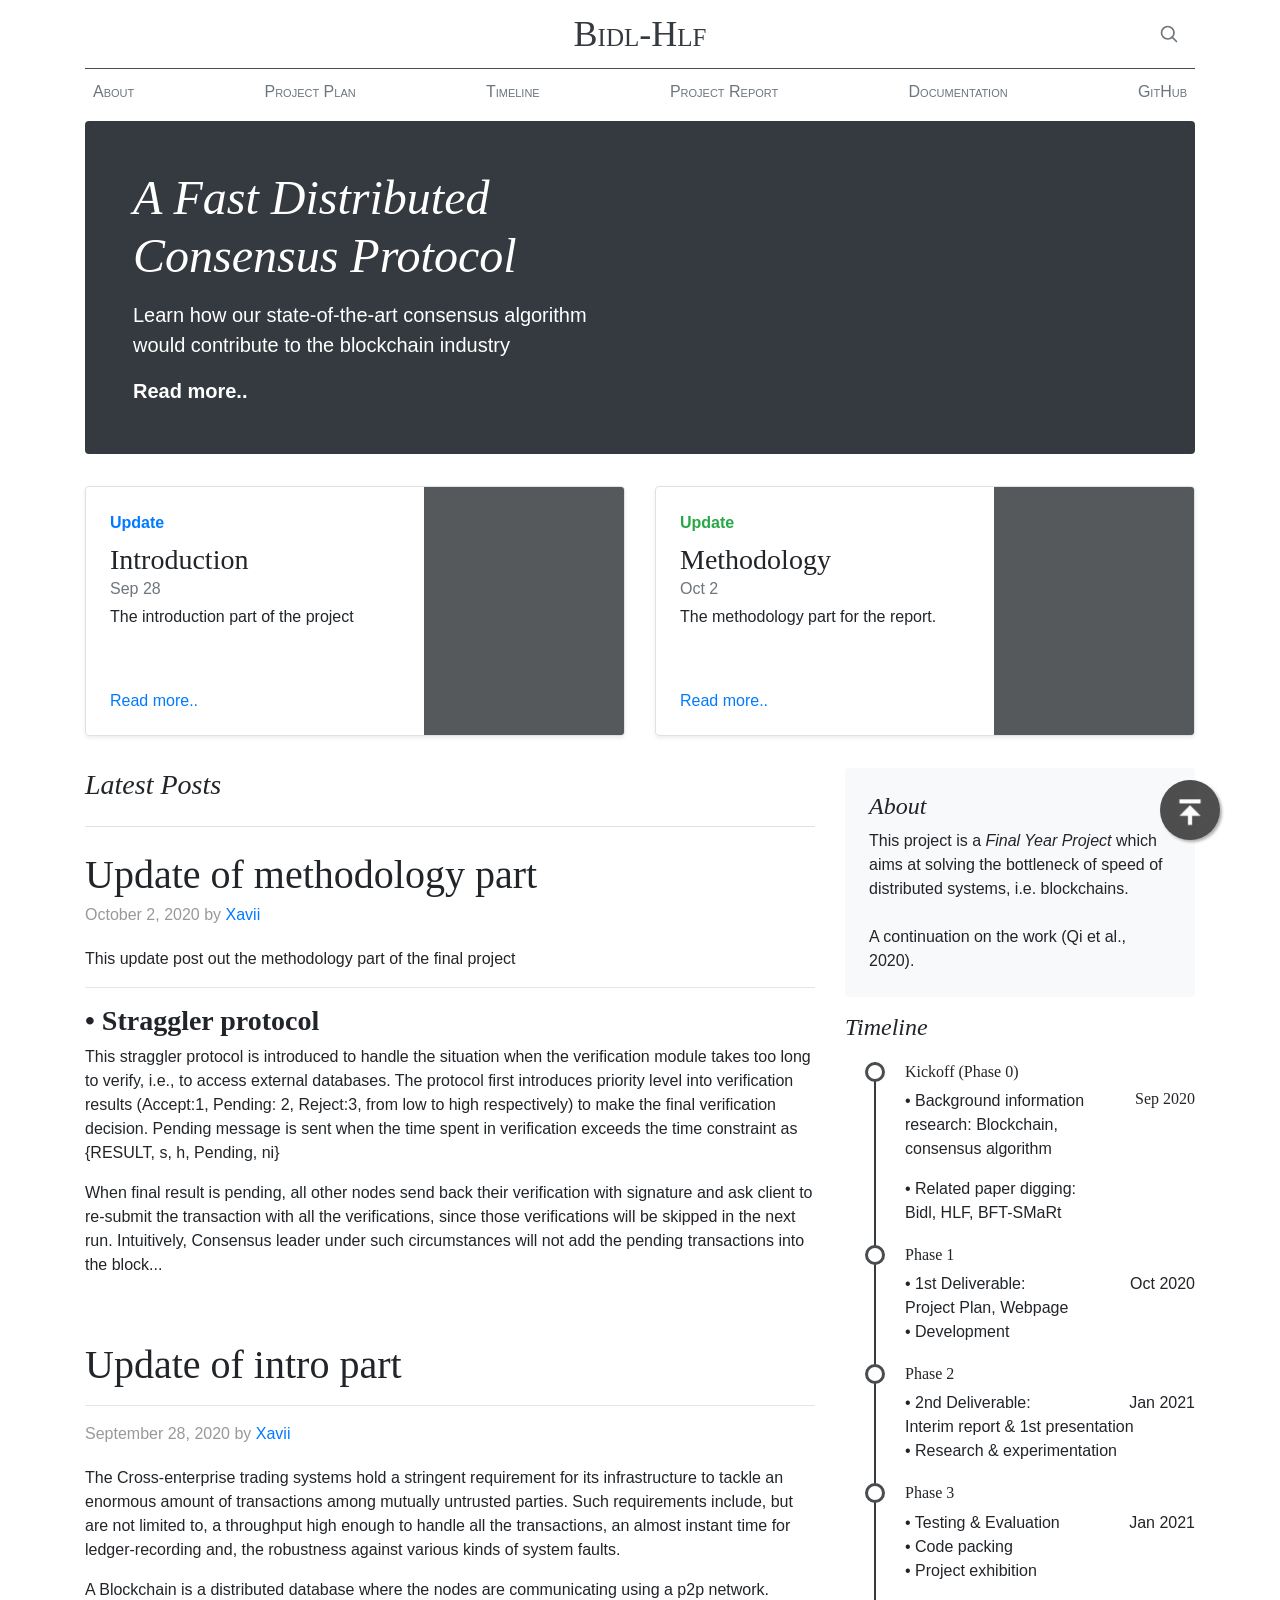
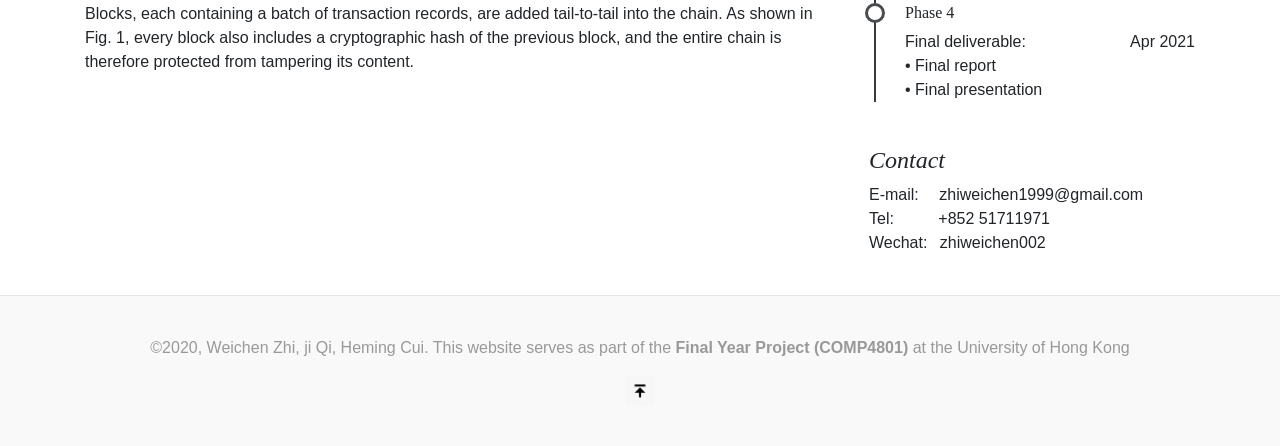
<file: index.html>
<!doctype html>
<html lang="en">
  <head>
    <!-- Required meta tags -->
    <meta charset="utf-8">
    <meta name="viewport" content="width=device-width, initial-scale=1, shrink-to-fit=no">

    <!-- Bootstrap CSS -->
    <link rel="stylesheet" href="https://stackpath.bootstrapcdn.com/bootstrap/4.5.2/css/bootstrap.min.css" integrity="sha384-JcKb8q3iqJ61gNV9KGb8thSsNjpSL0n8PARn9HuZOnIxN0hoP+VmmDGMN5t9UJ0Z" crossorigin="anonymous">
    <!-- custom CSS -->
    <link rel="stylesheet" href="statics/css/style.css">

    <title>Bidl-HLF</title>
  </head>
  <body>

    <!-- The page is based on the Official Bootstrap 4 Example, retriving from https://getbootstrap.com/docs/4.5/examples -->
    <div class="container">
      <header class="blog-header py-3">
        <div class="row flex-nowrap justify-content-between align-items-center">

          <div class="col-4 pt-1">
            <a class="text-muted" href="#"> </a>
          </div>

          <div class="col-4 text-center">
            <a class="blog-header-logo text-dark" href="index.html" style="font-variant:small-caps">Bidl-Hlf</a>
          </div>

          <div class="col-4 d-flex justify-content-end align-items-center">
            <a class="text-muted" href="#" aria-label="Search">                 <!-- Search function to be implemented-->
              <svg xmlns="http://www.w3.org/2000/svg" width="20" height="20" fill="none" stroke="currentColor" stroke-linecap="round" stroke-linejoin="round" stroke-width="2" class="mx-3" role="img" viewBox="0 0 24 24" focusable="false"><title>Search</title><circle cx="10.5" cy="10.5" r="7.5"/><path d="M21 21l-5.2-5.2"/></svg>
            </a>
            <a class="text-muted" href="#"> </a>
          </div>

        </div>
      </header>

  <div class="nav-scroller py-1 mb-2">

    <nav class="nav d-flex justify-content-between">
      <a class="p-2 text-muted" href="statics/about.html" style="font-variant:small-caps">About</a>
      <a class="p-2 text-muted" href="https://github.com/theRealZhiWeichen/therealzhiweichen.github.io/blob/master/docs/_static/Project_plan.pdf" target="_blank" style="font-variant:small-caps">Project Plan</a>
      <a class="p-2 text-muted" href="#timeline" style="font-variant:small-caps">Timeline</a>
      <a class="p-2 text-muted" href="statics/report.html" style="font-variant:small-caps">Project Report</a>
      <a class="p-2 text-muted" href="#" style="font-variant:small-caps">Documentation</a>
      <a class="p-2 text-muted" href="https://github.com/theRealZhiWeichen/therealzhiweichen.github.io" style="font-variant:small-caps">GitHub</a>
    </nav>
  </div>

  <div class="jumbotron p-4 p-md-5 text-white rounded bg-dark">
    <div class="col-md-6 px-0">
      <h1 class="display-4 font-italic">A Fast Distributed Consensus Protocol</h1>
      <p class="lead my-3">Learn how our state-of-the-art consensus algorithm <br>would contribute to the blockchain industry</p>
      <p class="lead mb-0"><a href="statics/about.html#bidl-hlf" class="text-white font-weight-bold">Read more..</a></p>
    </div>
  </div>

  <div class="row mb-2">
    <div class="col-md-6">
      <div class="row no-gutters border rounded overflow-hidden flex-md-row mb-4 shadow-sm h-md-250 position-relative">
        <div class="col p-4 d-flex flex-column position-static">
          <strong class="d-inline-block mb-2 text-primary">Update</strong>
          <h3 class="mb-0">Introduction</h3>
          <div class="mb-1 text-muted">Sep 28</div>
          <p class="card-text mb-auto">The introduction part of the project</p>
          <a href="statics/report.html#introduction" class="stretched-link">Read more..</a>
        </div>
        <div class="col-auto d-none d-lg-block">
          <svg class="bd-placeholder-img" width="200" height="250" xmlns="http://www.w3.org/2000/svg" preserveAspectRatio="xMidYMid slice" focusable="false" role="img" aria-label="Placeholder: Thumbnail"><title>Placeholder</title><rect width="100%" height="100%" fill="#55595c"/></svg>
        </div>
      </div>
    </div>
    <div class="col-md-6">
      <div class="row no-gutters border rounded overflow-hidden flex-md-row mb-4 shadow-sm h-md-250 position-relative">
        <div class="col p-4 d-flex flex-column position-static">
          <strong class="d-inline-block mb-2 text-success">Update</strong>
          <h3 class="mb-0">Methodology</h3>
          <div class="mb-1 text-muted">Oct 2</div>
          <p class="mb-auto">The methodology part for the report.</p>
          <a href="statics/report.html#methodology" class="stretched-link">Read more..</a>
        </div>
        <div class="col-auto d-none d-lg-block">
          <svg class="bd-placeholder-img" width="200" height="250" xmlns="http://www.w3.org/2000/svg" preserveAspectRatio="xMidYMid slice" focusable="false" role="img" aria-label="Placeholder: Thumbnail"><title>Placeholder</title><rect width="100%" height="100%" fill="#55595c"/></svg>
        </div>
      </div>
    </div>
  </div>
</div>

<a href="#" class="float">
  <svg viewBox="0 -2 50 50" >
    <image width="50" xlink:href="statics/images/Back2Top_white.png"  />
  </svg>
</a>

<main role="main" class="container">
  <div class="row">
    <div class="col-md-8 blog-main">
      <h3 class="pb-4 mb-4 font-italic border-bottom">
        Latest Posts
      </h3>

      <div class="blog-post">
        <h2 class="blog-post-title">Update of methodology part</h2>
        <p class="blog-post-meta">October 2, 2020 by <a href="#">Xavii</a></p>

        <p>This update post out the methodology part of the final project</p>
        <hr>
        <h3><strong>•	Straggler protocol</strong><br /></h3>
<p>This straggler protocol is introduced to handle the situation when the verification module takes too long to verify, i.e., to access external databases. The protocol first introduces priority level into verification results (Accept:1, Pending: 2, Reject:3, from low to high respectively) to make the final verification decision. Pending message is sent when the time spent in verification exceeds the time constraint as {RESULT, s, h, Pending, ni}<br />
</p><p>When final result is pending, all other nodes send back their verification with signature and ask client to re-submit the transaction with all the verifications, since those verifications will be skipped in the next run. Intuitively, Consensus leader under such circumstances will not add the pending transactions into the block...
</p>


      </div><!-- /.blog-post -->

      <div class="blog-post">
        <h2 class="blog-post-title">Update of intro part</h2>
        <hr />
        <p class="blog-post-meta">September 28, 2020 by <a href="#">Xavii</a></p>
        <p>
          The Cross-enterprise trading systems hold a stringent requirement for its infrastructure to tackle an enormous amount of transactions among mutually untrusted parties. Such requirements include, but are not limited to, a throughput high enough to handle all the transactions, an almost instant time for ledger-recording and, the robustness against various kinds of system faults.
        </p>
        <p>
          A Blockchain is a distributed database where the nodes are communicating using a p2p network. Blocks, each containing a batch of transaction records, are added tail-to-tail into the chain. As shown in Fig. 1, every block also includes a cryptographic hash of the previous block, and the entire chain is therefore protected from tampering its content.

        </p>

        </div><!-- /.blog-post -->
      </div>



    <aside class="col-md-4 blog-sidebar">
      <div class="p-4 mb-3 bg-light rounded">
        <h4 class="font-italic">About</h4>
        <p class="mb-0">This project is a <em>Final Year Project</em> which aims at solving the bottleneck of speed of distributed systems, i.e. blockchains.</p><br />A continuation on the work (Qi et al., 2020).
      </div>

      <div class="timeline" >
        <h4 class="font-italic" id="timeline">Timeline</h4>
          <ul class="timeline">
          <li>
          <a target="_blank"><h6>Kickoff (Phase 0)</h6></a>
          <a class="float-right"><h6>Sep 2020</h6></a>
          <p> • Background information research: Blockchain, consensus algorithm</p>
          <p> • Related paper digging: <br>Bidl, HLF, BFT-SMaRt
          </li>
          <li>
          <a ><h6>Phase 1</h6></a>
          <a class="float-right">Oct 2020</a>
          <p>• 1st Deliverable: <br>Project Plan, Webpage <br> • Development</p>
          </li>
          <li>
          <a><h6>Phase 2</h6></a>
          <a class="float-right">Jan 2021</a>
          <p>• 2nd Deliverable: <br>Interim report & 1st presentation <br> • Research & experimentation</p>
          </li>
          <li>
          <a><h6>Phase 3</h6></a>
          <a class="float-right">Jan 2021</a>
          <p>• Testing & Evaluation <br>• Code packing <br> • Project exhibition</p>
          </li>
          <li>
          <a><h6>Phase 4</h6></a>
          <a class="float-right">Apr 2021</a>
          <p>Final deliverable: <br>• Final report <br> • Final presentation</p>
          </li>

          </ul>
      </div>

      <div class="p-4">
        <h4 class="font-italic">Contact</h4>
        <ol class="list-unstyled">
          <li>E-mail: <span style="padding-left:1em">zhiweichen1999@gmail.com</a></li>
          <li>Tel: <span style="padding-left:2.5em">+852 51711971</a></li>
          <li>Wechat:<span style="padding-left:0.5em"> zhiweichen002</a></li>
        </ol>
      </div>
    </aside><!-- /.blog-sidebar -->

  </div><!-- /.row -->

</main><!-- /.container -->

<footer class="blog-footer">
  <p>©2020, Weichen Zhi, ji Qi, Heming Cui. This website serves as part of the <strong>Final Year Project (COMP4801)</strong> at the University of Hong Kong</p>
  <p>
    <a href="#"><img src="statics/images/Back2Top.png" width="30"></a>
  </p>
</footer>

    <!-- Optional JavaScript -->
    <!-- jQuery first, then Popper.js, then Bootstrap JS -->
    <script src="https://code.jquery.com/jquery-3.5.1.slim.min.js" integrity="sha384-DfXdz2htPH0lsSSs5nCTpuj/zy4C+OGpamoFVy38MVBnE+IbbVYUew+OrCXaRkfj" crossorigin="anonymous"></script>
    <script src="https://cdn.jsdelivr.net/npm/popper.js@1.16.1/dist/umd/popper.min.js" integrity="sha384-9/reFTGAW83EW2RDu2S0VKaIzap3H66lZH81PoYlFhbGU+6BZp6G7niu735Sk7lN" crossorigin="anonymous"></script>
    <script src="https://stackpath.bootstrapcdn.com/bootstrap/4.5.2/js/bootstrap.min.js" integrity="sha384-B4gt1jrGC7Jh4AgTPSdUtOBvfO8shuf57BaghqFfPlYxofvL8/KUEfYiJOMMV+rV" crossorigin="anonymous"></script>
  </body>
</html>
</file>
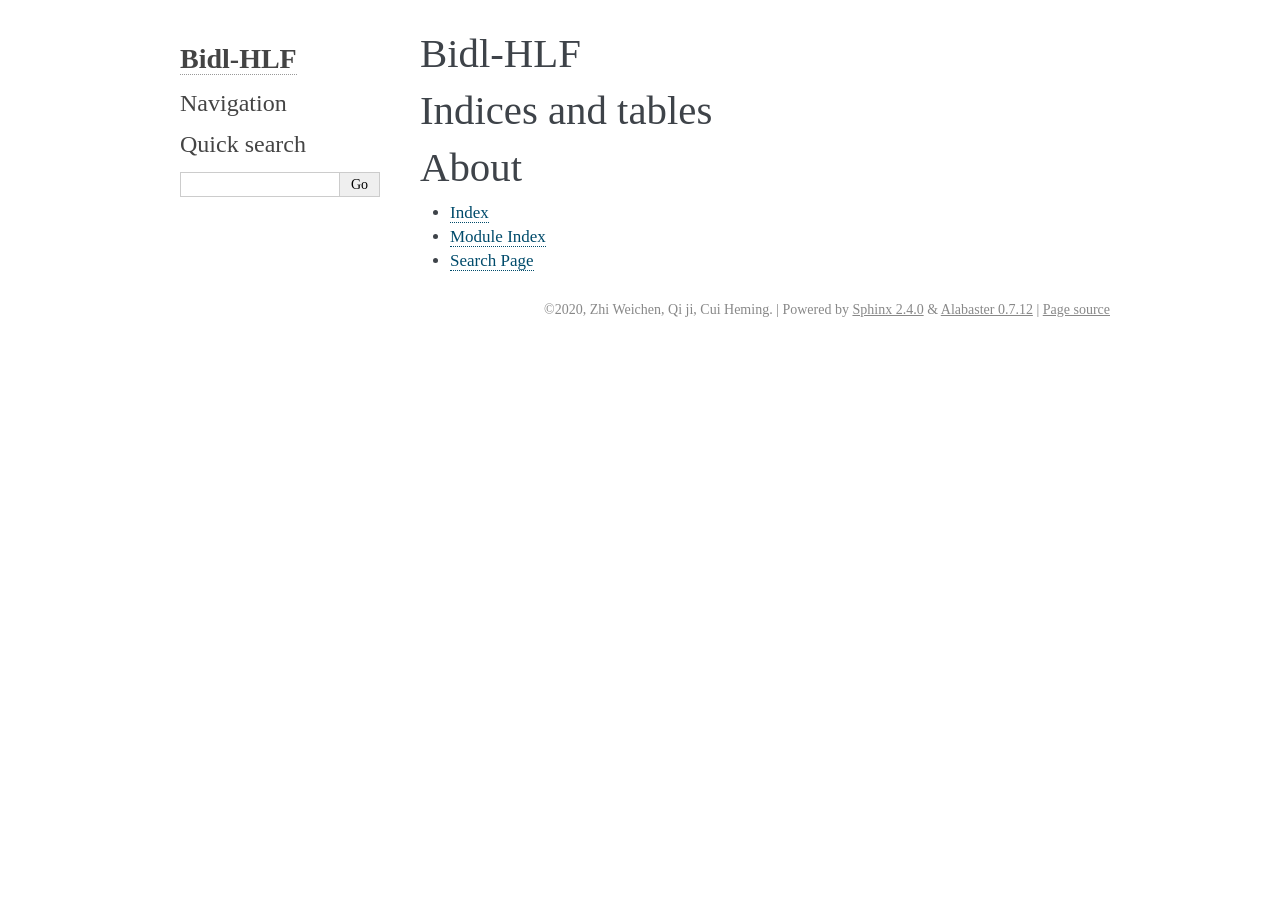
<file: docs/_build/html/index.html>
<!DOCTYPE html>

<html xmlns="http://www.w3.org/1999/xhtml">
  <head>
    <meta charset="utf-8" />
    <title>Bidl-HLF &#8212; Bidl-HLF 1.0.0 documentation</title>
    <link rel="stylesheet" href="_static/alabaster.css" type="text/css" />
    <link rel="stylesheet" href="_static/pygments.css" type="text/css" />
    <script id="documentation_options" data-url_root="./" src="_static/documentation_options.js"></script>
    <script src="_static/jquery.js"></script>
    <script src="_static/underscore.js"></script>
    <script src="_static/doctools.js"></script>
    <script src="_static/language_data.js"></script>
    <link rel="index" title="Index" href="genindex.html" />
    <link rel="search" title="Search" href="search.html" />
   
  <link rel="stylesheet" href="_static/custom.css" type="text/css" />
  
  
  <meta name="viewport" content="width=device-width, initial-scale=0.9, maximum-scale=0.9" />

  </head><body>
  

    <div class="document">
      <div class="documentwrapper">
        <div class="bodywrapper">
          

          <div class="body" role="main">
            
  <div class="section" id="bidl-hlf">
<h1>Bidl-HLF<a class="headerlink" href="#bidl-hlf" title="Permalink to this headline">¶</a></h1>
<div class="toctree-wrapper compound">
</div>
</div>
<div class="section" id="indices-and-tables">
<h1>Indices and tables<a class="headerlink" href="#indices-and-tables" title="Permalink to this headline">¶</a></h1>
</div>
<div class="section" id="about">
<h1>About<a class="headerlink" href="#about" title="Permalink to this headline">¶</a></h1>
<ul class="simple">
<li><p><a class="reference internal" href="genindex.html"><span class="std std-ref">Index</span></a></p></li>
<li><p><a class="reference internal" href="py-modindex.html"><span class="std std-ref">Module Index</span></a></p></li>
<li><p><a class="reference internal" href="search.html"><span class="std std-ref">Search Page</span></a></p></li>
</ul>
</div>


          </div>
          
        </div>
      </div>
      <div class="sphinxsidebar" role="navigation" aria-label="main navigation">
        <div class="sphinxsidebarwrapper">
<h1 class="logo"><a href="#">Bidl-HLF</a></h1>








<h3>Navigation</h3>

<div class="relations">
<h3>Related Topics</h3>
<ul>
  <li><a href="#">Documentation overview</a><ul>
  </ul></li>
</ul>
</div>
<div id="searchbox" style="display: none" role="search">
  <h3 id="searchlabel">Quick search</h3>
    <div class="searchformwrapper">
    <form class="search" action="search.html" method="get">
      <input type="text" name="q" aria-labelledby="searchlabel" />
      <input type="submit" value="Go" />
    </form>
    </div>
</div>
<script>$('#searchbox').show(0);</script>








        </div>
      </div>
      <div class="clearer"></div>
    </div>
    <div class="footer">
      &copy;2020, Zhi Weichen, Qi ji, Cui Heming.
      
      |
      Powered by <a href="http://sphinx-doc.org/">Sphinx 2.4.0</a>
      &amp; <a href="https://github.com/bitprophet/alabaster">Alabaster 0.7.12</a>
      
      |
      <a href="_sources/index.rst.txt"
          rel="nofollow">Page source</a>
    </div>

    

    
  </body>
</html>
</file>
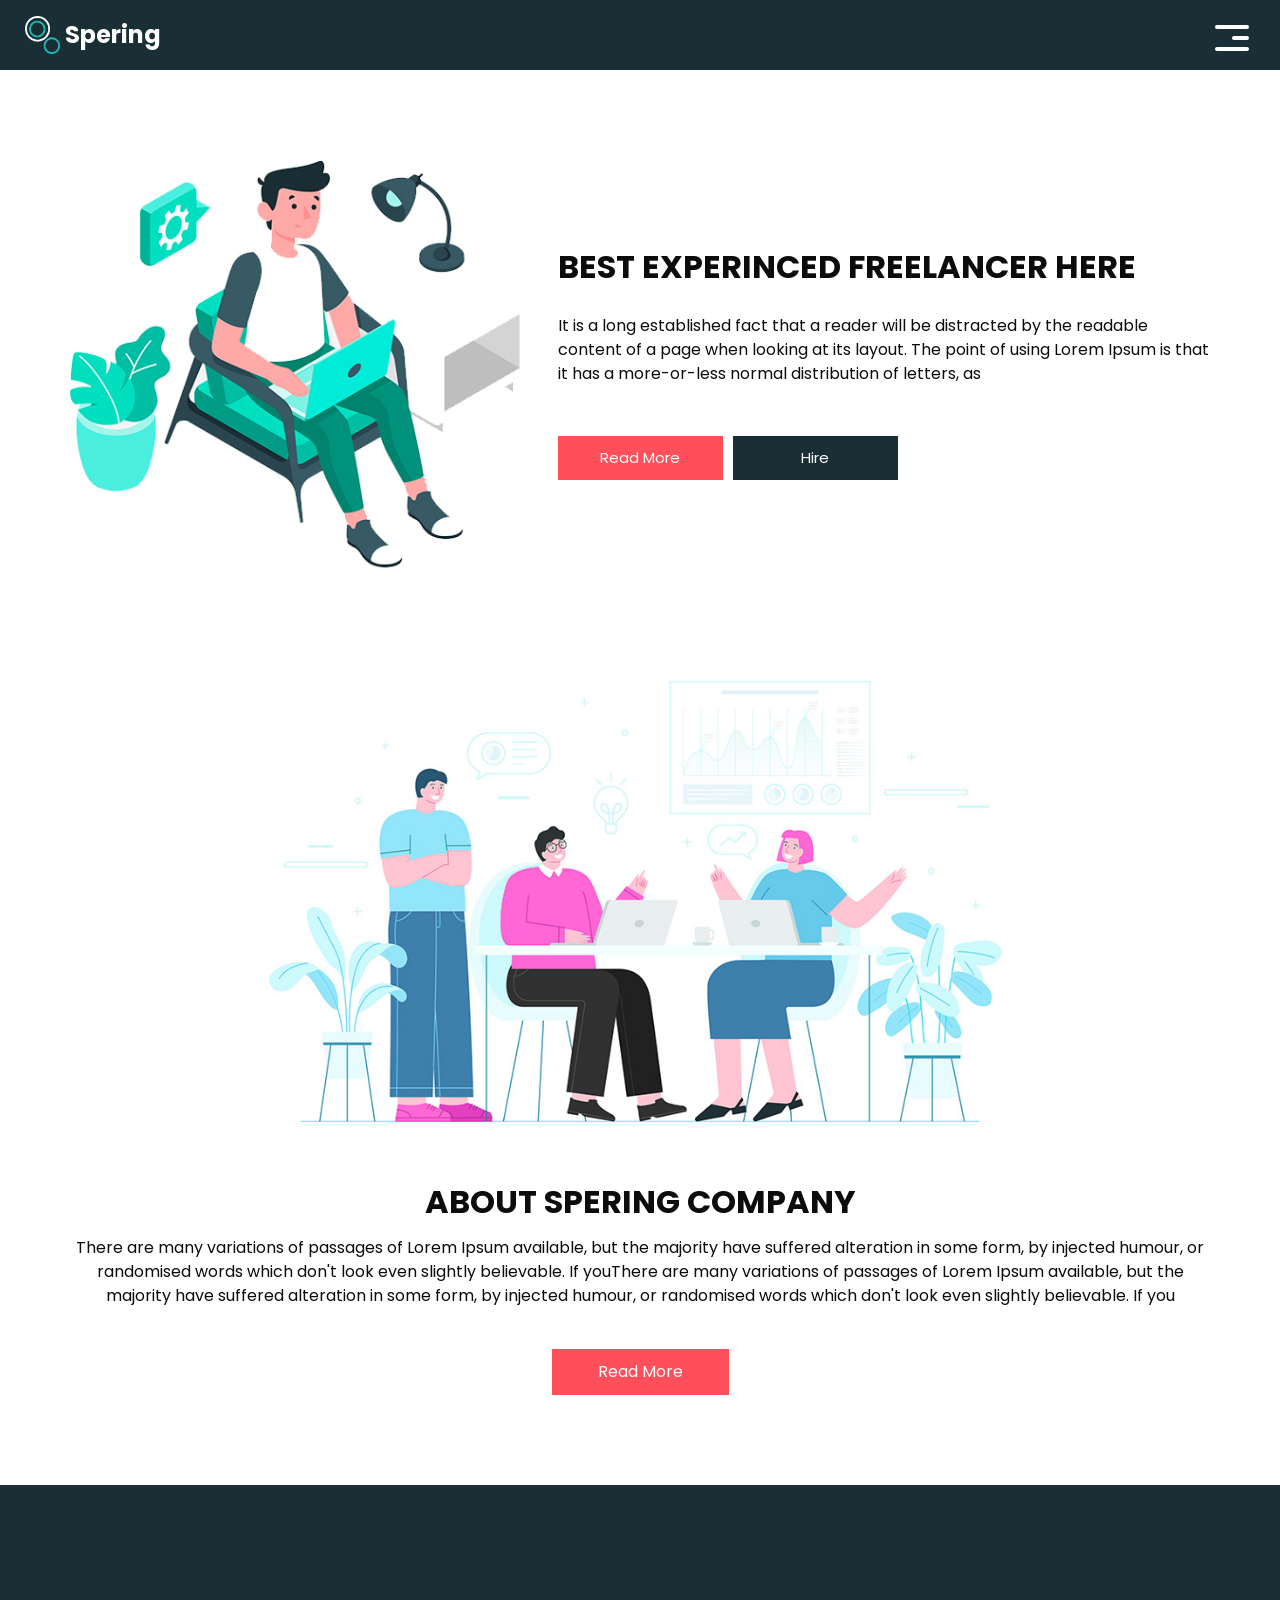
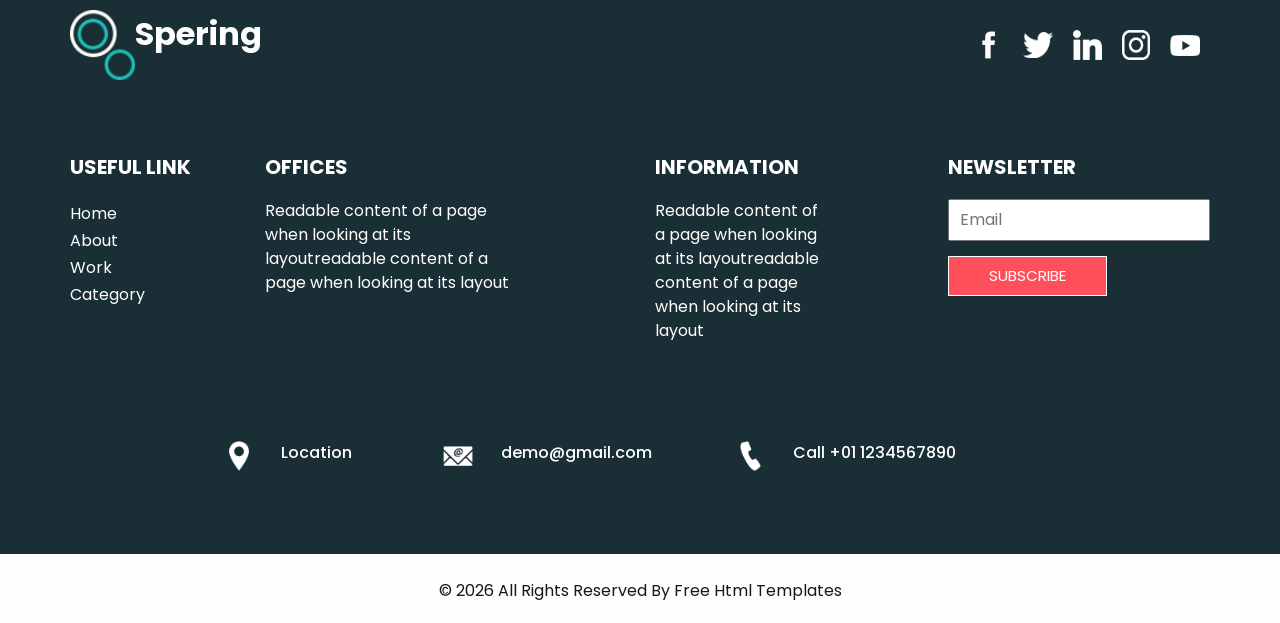
<file: _site/about.html>
<!DOCTYPE html>
<html>

<head>
  <!-- Basic -->
  <meta charset="utf-8" />
  <meta http-equiv="X-UA-Compatible" content="IE=edge" />
  <!-- Mobile Metas -->
  <meta name="viewport" content="width=device-width, initial-scale=1, shrink-to-fit=no" />
  <!-- Site Metas -->
  <meta name="keywords" content="" />
  <meta name="description" content="" />
  <meta name="author" content="" />

  <title>Spering</title>

  <!-- bootstrap core css -->
  <link rel="stylesheet" type="text/css" href="css/bootstrap.css" />

  <link href="https://fonts.googleapis.com/css?family=Poppins:400,700&display=swap" rel="stylesheet">
  <!-- Custom styles for this template -->
  <link href="css/style.css" rel="stylesheet" />
  <!-- responsive style -->
  <link href="css/responsive.css" rel="stylesheet" />
</head>

<body class="sub_page">
  <div class="hero_area">
    <!-- header section strats -->
    <header class="header_section">
      <div class="container-fluid">
        <nav class="navbar navbar-expand-lg custom_nav-container">
          <a class="navbar-brand" href="index.html">
            <img src="images/logo.png" alt="" />
            <span>
              Spering
            </span>
          </a>
          <button class="navbar-toggler" type="button" data-toggle="collapse" data-target="#navbarSupportedContent" aria-controls="navbarSupportedContent" aria-expanded="false" aria-label="Toggle navigation">
            <span class="navbar-toggler-icon"></span>
          </button>

          <div class="collapse navbar-collapse" id="navbarSupportedContent">
            <ul class="navbar-nav  ">
              <li class="nav-item">
                <a class="nav-link" href="index.html">Home <span class="sr-only">(current)</span></a>
              </li>
              <li class="nav-item active">
                <a class="nav-link" href="about.html"> About</a>
              </li>
              <li class="nav-item">
                <a class="nav-link" href="work.html">Work </a>
              </li>
              <li class="nav-item">
                <a class="nav-link" href="category.html"> Category </a>
              </li>
            </ul>
            <div class="user_option">
              <a href="">
                <span>
                  Login
                </span>
              </a>
              <form class="form-inline my-2 my-lg-0 ml-0 ml-lg-4 mb-3 mb-lg-0">
                <button class="btn  my-2 my-sm-0 nav_search-btn" type="submit"></button>
              </form>
            </div>
          </div>
          <div>
            <div class="custom_menu-btn ">
              <button>
                <span class=" s-1">

                </span>
                <span class="s-2">

                </span>
                <span class="s-3">

                </span>
              </button>
            </div>
          </div>

        </nav>
      </div>
    </header>
    <!-- end header section -->
  </div>


  <!-- experience section -->

  <section class="experience_section layout_padding-top layout_padding2-bottom">
    <div class="container">
      <div class="row">
        <div class="col-md-5">
          <div class="img-box">
            <img src="images/experience-img.jpg" alt="">
          </div>
        </div>
        <div class="col-md-7">
          <div class="detail-box">
            <div class="heading_container">
              <h2>
                Best Experinced Freelancer Here
              </h2>
            </div>
            <p>
              It is a long established fact that a reader will be distracted by the readable content of a page when looking at its layout. The point of using Lorem Ipsum is that it has a more-or-less normal distribution of letters, as
            </p>
            <div class="btn-box">
              <a href="" class="btn-1">
                Read More
              </a>
              <a href="" class="btn-2">
                Hire
              </a>
            </div>
          </div>
        </div>

      </div>
    </div>
  </section>

  <!-- end experience section -->


  <!-- about section -->

  <section class="about_section layout_padding-bottom">
    <div class="container">
      <div class="row">
        <div class="col-md-10 col-lg-9 mx-auto">
          <div class="img-box">
            <img src="images/about-img.jpg" alt="">
          </div>
        </div>
      </div>
      <div class="detail-box">
        <h2>
          About Spering Company
        </h2>
        <p>
          There are many variations of passages of Lorem Ipsum available, but the majority have suffered alteration in some form, by injected humour, or randomised words which don't look even slightly believable. If youThere are many variations of passages of Lorem Ipsum available, but the majority have suffered alteration in some form, by injected humour, or randomised words which don't look even slightly believable. If you
        </p>
        <a href="">
          Read More
        </a>
      </div>
    </div>
  </section>

  <!-- end about section -->

  <!-- info section -->

  <section class="info_section ">
    <div class="info_container layout_padding-top">
      <div class="container">
        <div class="info_top">
          <div class="info_logo">
            <img src="images/logo.png" alt="" />
            <span>
              Spering
            </span>
          </div>
          <div class="social_box">
            <a href="#">
              <img src="images/fb.png" alt="">
            </a>
            <a href="#">
              <img src="images/twitter.png" alt="">
            </a>
            <a href="#">
              <img src="images/linkedin.png" alt="">
            </a>
            <a href="#">
              <img src="images/instagram.png" alt="">
            </a>
            <a href="#">
              <img src="images/youtube.png" alt="">
            </a>
          </div>
        </div>

        <div class="info_main">
          <div class="row">
            <div class="col-md-3 col-lg-2">
              <div class="info_link-box">
                <h5>
                  Useful Link
                </h5>
                <ul>
                  <li class=" active">
                    <a class="" href="index.html">Home <span class="sr-only">(current)</span></a>
                  </li>
                  <li class="">
                    <a class="" href="about.html">About </a>
                  </li>
                  <li class="">
                    <a class="" href="work.html">Work </a>
                  </li>
                  <li class="">
                    <a class="" href="category.html">Category </a>
                  </li>
                </ul>
              </div>
            </div>
            <div class="col-md-3 ">
              <h5>
                Offices
              </h5>
              <p>
                Readable content of a page when looking at its layoutreadable content of a page when looking at its layout
              </p>
            </div>

            <div class="col-md-3 col-lg-2 offset-lg-1">
              <h5>
                Information
              </h5>
              <p>
                Readable content of a page when looking at its layoutreadable content of a page when looking at its layout
              </p>
            </div>

            <div class="col-md-3  offset-lg-1">
              <div class="info_form ">
                <h5>
                  Newsletter
                </h5>
                <form action="">
                  <input type="email" placeholder="Email">
                  <button>
                    Subscribe
                  </button>
                </form>
              </div>
            </div>
          </div>
        </div>
        <div class="row">
          <div class="col-lg-9 col-md-10 mx-auto">
            <div class="info_contact layout_padding2">
              <div class="row">
                <div class="col-md-3">
                  <a href="#" class="link-box">
                    <div class="img-box">
                      <img src="images/location.png" alt="">
                    </div>
                    <div class="detail-box">
                      <h6>
                        Location
                      </h6>
                    </div>
                  </a>
                </div>
                <div class="col-md-4">
                  <a href="#" class="link-box">
                    <div class="img-box">
                      <img src="images/mail.png" alt="">
                    </div>
                    <div class="detail-box">
                      <h6>
                        demo@gmail.com
                      </h6>
                    </div>
                  </a>
                </div>
                <div class="col-md-5">
                  <a href="#" class="link-box">
                    <div class="img-box">
                      <img src="images/call.png" alt="">
                    </div>
                    <div class="detail-box">
                      <h6>
                        Call +01 1234567890
                      </h6>
                    </div>
                  </a>
                </div>
              </div>
            </div>
          </div>
        </div>

      </div>
    </div>
  </section>

  <!-- end info section -->

  <!-- footer section -->
  <footer class="container-fluid footer_section ">
    <div class="container">
      <p>
        &copy; <span id="displayDate"></span> All Rights Reserved By
        <a href="https://html.design/">Free Html Templates</a>
      </p>
    </div>
  </footer>
  <!-- end  footer section -->


  <script src="js/jquery-3.4.1.min.js"></script>
  <script src="js/bootstrap.js"></script>
  <script src="js/custom.js"></script>


</body>
</body>

</html>
</file>
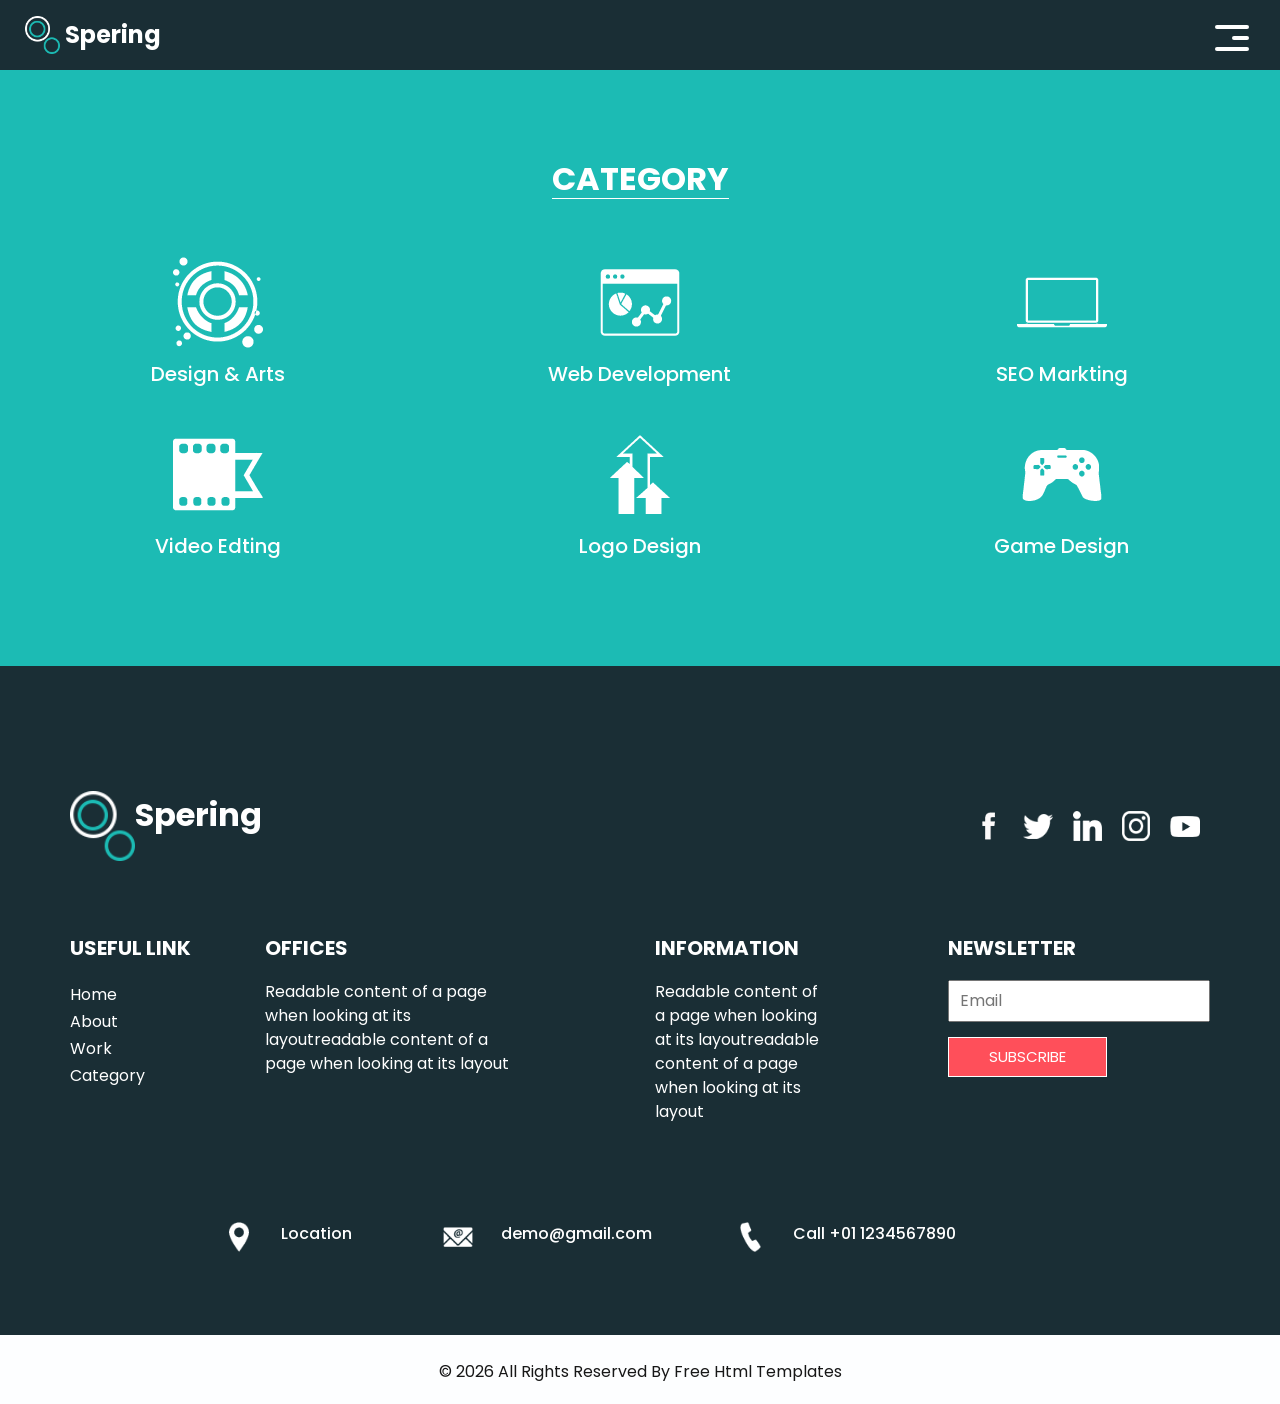
<file: _site/category.html>
<!DOCTYPE html>
<html>

<head>
  <!-- Basic -->
  <meta charset="utf-8" />
  <meta http-equiv="X-UA-Compatible" content="IE=edge" />
  <!-- Mobile Metas -->
  <meta name="viewport" content="width=device-width, initial-scale=1, shrink-to-fit=no" />
  <!-- Site Metas -->
  <meta name="keywords" content="" />
  <meta name="description" content="" />
  <meta name="author" content="" />

  <title>Spering</title>

  <!-- bootstrap core css -->
  <link rel="stylesheet" type="text/css" href="css/bootstrap.css" />

  <link href="https://fonts.googleapis.com/css?family=Poppins:400,700&display=swap" rel="stylesheet">
  <!-- Custom styles for this template -->
  <link href="css/style.css" rel="stylesheet" />
  <!-- responsive style -->
  <link href="css/responsive.css" rel="stylesheet" />
</head>

<body class="sub_page">
  <div class="hero_area">
    <!-- header section strats -->
    <header class="header_section">
      <div class="container-fluid">
        <nav class="navbar navbar-expand-lg custom_nav-container">
          <a class="navbar-brand" href="index.html">
            <img src="images/logo.png" alt="" />
            <span>
              Spering
            </span>
          </a>
          <button class="navbar-toggler" type="button" data-toggle="collapse" data-target="#navbarSupportedContent" aria-controls="navbarSupportedContent" aria-expanded="false" aria-label="Toggle navigation">
            <span class="navbar-toggler-icon"></span>
          </button>

          <div class="collapse navbar-collapse" id="navbarSupportedContent">
            <ul class="navbar-nav  ">
              <li class="nav-item ">
                <a class="nav-link" href="index.html">Home <span class="sr-only">(current)</span></a>
              </li>
              <li class="nav-item">
                <a class="nav-link" href="about.html"> About</a>
              </li>
              <li class="nav-item">
                <a class="nav-link" href="work.html">Work </a>
              </li>
              <li class="nav-item active">
                <a class="nav-link" href="category.html"> Category </a>
              </li>
            </ul>
            <div class="user_option">
              <a href="">
                <span>
                  Login
                </span>
              </a>
              <form class="form-inline my-2 my-lg-0 ml-0 ml-lg-4 mb-3 mb-lg-0">
                <button class="btn  my-2 my-sm-0 nav_search-btn" type="submit"></button>
              </form>
            </div>
          </div>
          <div>
            <div class="custom_menu-btn ">
              <button>
                <span class=" s-1">

                </span>
                <span class="s-2">

                </span>
                <span class="s-3">

                </span>
              </button>
            </div>
          </div>

        </nav>
      </div>
    </header>
    <!-- end header section -->
  </div>

  <!-- category section -->

  <section class="category_section layout_padding">
    <div class="container">
      <div class="heading_container">
        <h2>
          Category
        </h2>
      </div>
      <div class="category_container">
        <div class="box">
          <div class="img-box">
            <img src="images/c1.png" alt="">
          </div>
          <div class="detail-box">
            <h5>
              Design & Arts
            </h5>
          </div>
        </div>
        <div class="box">
          <div class="img-box">
            <img src="images/c2.png" alt="">
          </div>
          <div class="detail-box">
            <h5>
              Web Development
            </h5>
          </div>
        </div>
        <div class="box">
          <div class="img-box">
            <img src="images/c3.png" alt="">
          </div>
          <div class="detail-box">
            <h5>
              SEO Markting
            </h5>
          </div>
        </div>
        <div class="box">
          <div class="img-box">
            <img src="images/c4.png" alt="">
          </div>
          <div class="detail-box">
            <h5>
              Video Edting
            </h5>
          </div>
        </div>
        <div class="box">
          <div class="img-box">
            <img src="images/c5.png" alt="">
          </div>
          <div class="detail-box">
            <h5>
              Logo Design
            </h5>
          </div>
        </div>
        <div class="box">
          <div class="img-box">
            <img src="images/c6.png" alt="">
          </div>
          <div class="detail-box">
            <h5>
              Game Design
            </h5>
          </div>
        </div>
      </div>
    </div>
  </section>
  <!-- end category section -->

  <!-- info section -->

  <section class="info_section ">
    <div class="info_container layout_padding-top">
      <div class="container">
        <div class="info_top">
          <div class="info_logo">
            <img src="images/logo.png" alt="" />
            <span>
              Spering
            </span>
          </div>
          <div class="social_box">
            <a href="#">
              <img src="images/fb.png" alt="">
            </a>
            <a href="#">
              <img src="images/twitter.png" alt="">
            </a>
            <a href="#">
              <img src="images/linkedin.png" alt="">
            </a>
            <a href="#">
              <img src="images/instagram.png" alt="">
            </a>
            <a href="#">
              <img src="images/youtube.png" alt="">
            </a>
          </div>
        </div>

        <div class="info_main">
          <div class="row">
            <div class="col-md-3 col-lg-2">
              <div class="info_link-box">
                <h5>
                  Useful Link
                </h5>
                <ul>
                  <li class=" active">
                    <a class="" href="index.html">Home <span class="sr-only">(current)</span></a>
                  </li>
                  <li class="">
                    <a class="" href="about.html">About </a>
                  </li>
                  <li class="">
                    <a class="" href="work.html">Work </a>
                  </li>
                  <li class="">
                    <a class="" href="category.html">Category </a>
                  </li>
                </ul>
              </div>
            </div>
            <div class="col-md-3 ">
              <h5>
                Offices
              </h5>
              <p>
                Readable content of a page when looking at its layoutreadable content of a page when looking at its layout
              </p>
            </div>

            <div class="col-md-3 col-lg-2 offset-lg-1">
              <h5>
                Information
              </h5>
              <p>
                Readable content of a page when looking at its layoutreadable content of a page when looking at its layout
              </p>
            </div>

            <div class="col-md-3  offset-lg-1">
              <div class="info_form ">
                <h5>
                  Newsletter
                </h5>
                <form action="">
                  <input type="email" placeholder="Email">
                  <button>
                    Subscribe
                  </button>
                </form>
              </div>
            </div>
          </div>
        </div>
        <div class="row">
          <div class="col-lg-9 col-md-10 mx-auto">
            <div class="info_contact layout_padding2">
              <div class="row">
                <div class="col-md-3">
                  <a href="#" class="link-box">
                    <div class="img-box">
                      <img src="images/location.png" alt="">
                    </div>
                    <div class="detail-box">
                      <h6>
                        Location
                      </h6>
                    </div>
                  </a>
                </div>
                <div class="col-md-4">
                  <a href="#" class="link-box">
                    <div class="img-box">
                      <img src="images/mail.png" alt="">
                    </div>
                    <div class="detail-box">
                      <h6>
                        demo@gmail.com
                      </h6>
                    </div>
                  </a>
                </div>
                <div class="col-md-5">
                  <a href="#" class="link-box">
                    <div class="img-box">
                      <img src="images/call.png" alt="">
                    </div>
                    <div class="detail-box">
                      <h6>
                        Call +01 1234567890
                      </h6>
                    </div>
                  </a>
                </div>
              </div>
            </div>
          </div>
        </div>

      </div>
    </div>
  </section>

  <!-- end info section -->

  <!-- footer section -->
  <footer class="container-fluid footer_section ">
    <div class="container">
      <p>
        &copy; <span id="displayDate"></span> All Rights Reserved By
        <a href="https://html.design/">Free Html Templates</a>
      </p>
    </div>
  </footer>
  <!-- end  footer section -->


  <script src="js/jquery-3.4.1.min.js"></script>
  <script src="js/bootstrap.js"></script>
  <script src="js/custom.js"></script>

</body>
</body>

</html>
</file>
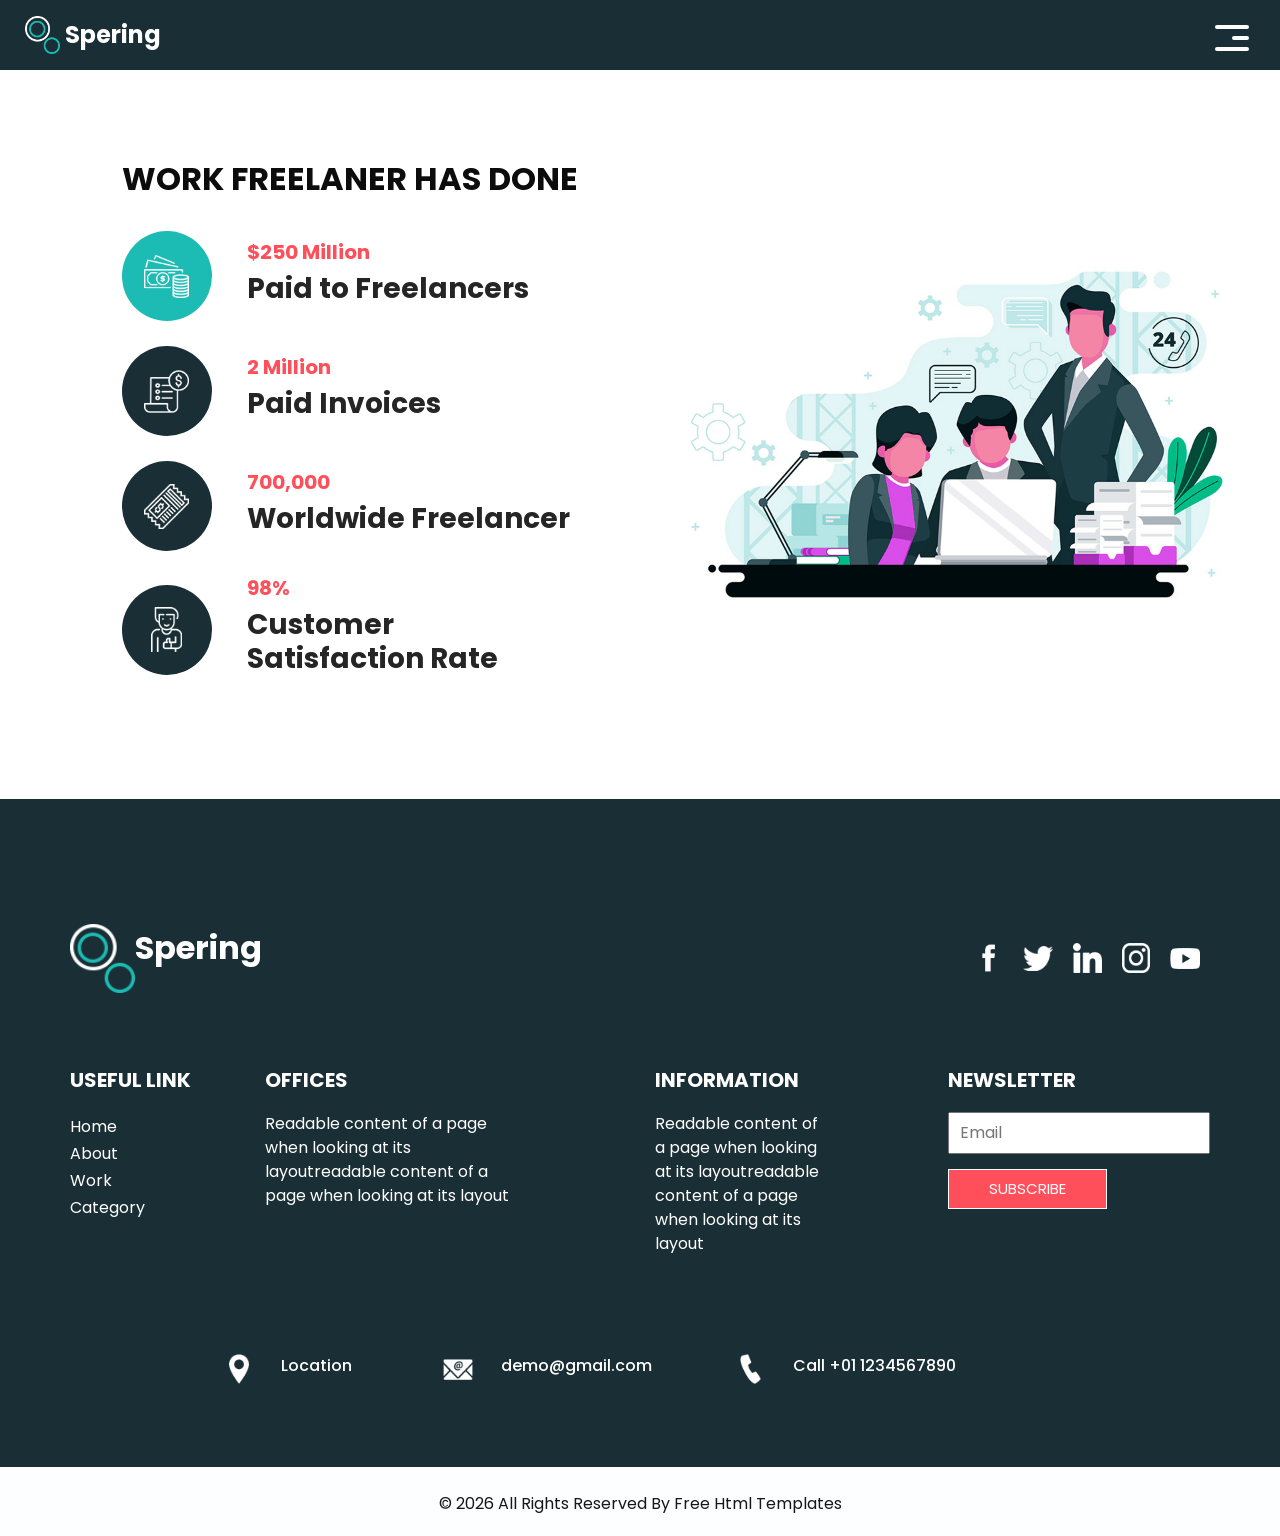
<file: _site/work.html>
<!DOCTYPE html>
<html>

<head>
  <!-- Basic -->
  <meta charset="utf-8" />
  <meta http-equiv="X-UA-Compatible" content="IE=edge" />
  <!-- Mobile Metas -->
  <meta name="viewport" content="width=device-width, initial-scale=1, shrink-to-fit=no" />
  <!-- Site Metas -->
  <meta name="keywords" content="" />
  <meta name="description" content="" />
  <meta name="author" content="" />

  <title>Spering</title>

  <!-- bootstrap core css -->
  <link rel="stylesheet" type="text/css" href="css/bootstrap.css" />

  <link href="https://fonts.googleapis.com/css?family=Poppins:400,700&display=swap" rel="stylesheet">
  <!-- Custom styles for this template -->
  <link href="css/style.css" rel="stylesheet" />
  <!-- responsive style -->
  <link href="css/responsive.css" rel="stylesheet" />
</head>

<body class="sub_page">
  <div class="hero_area">
    <!-- header section strats -->
    <header class="header_section">
      <div class="container-fluid">
        <nav class="navbar navbar-expand-lg custom_nav-container">
          <a class="navbar-brand" href="index.html">
            <img src="images/logo.png" alt="" />
            <span>
              Spering
            </span>
          </a>
          <button class="navbar-toggler" type="button" data-toggle="collapse" data-target="#navbarSupportedContent" aria-controls="navbarSupportedContent" aria-expanded="false" aria-label="Toggle navigation">
            <span class="navbar-toggler-icon"></span>
          </button>

          <div class="collapse navbar-collapse" id="navbarSupportedContent">
            <ul class="navbar-nav  ">
              <li class="nav-item ">
                <a class="nav-link" href="index.html">Home <span class="sr-only">(current)</span></a>
              </li>
              <li class="nav-item">
                <a class="nav-link" href="about.html"> About</a>
              </li>
              <li class="nav-item active">
                <a class="nav-link" href="work.html">Work </a>
              </li>
              <li class="nav-item">
                <a class="nav-link" href="category.html"> Category </a>
              </li>
            </ul>
            <div class="user_option">
              <a href="">
                <span>
                  Login
                </span>
              </a>
              <form class="form-inline my-2 my-lg-0 ml-0 ml-lg-4 mb-3 mb-lg-0">
                <button class="btn  my-2 my-sm-0 nav_search-btn" type="submit"></button>
              </form>
            </div>
          </div>
          <div>
            <div class="custom_menu-btn ">
              <button>
                <span class=" s-1">

                </span>
                <span class="s-2">

                </span>
                <span class="s-3">

                </span>
              </button>
            </div>
          </div>

        </nav>
      </div>
    </header>
    <!-- end header section -->
  </div>


  <!-- freelance section -->

  <section class="freelance_section layout_padding">
    <div id="accordion">
      <div class="container-fluid">
        <div class="row">
          <div class="col-md-5 offset-md-1">
            <div class="detail-box">
              <div class="heading_container">
                <h2>
                  Work Freelaner Has Done
                </h2>
              </div>
              <div class="tab_container">
                <div class="t-link-box" data-toggle="collapse" data-target="#collapseOne" aria-expanded="true" aria-controls="collapseOne">
                  <div class="img-box">
                    <img src="images/f1.png" alt="">
                  </div>
                  <div class="detail-box">
                    <h5>
                      $250 Million
                    </h5>
                    <h3>
                      Paid to Freelancers
                    </h3>
                  </div>
                </div>
                <div class="t-link-box collapsed" data-toggle="collapse" data-target="#collapseTwo" aria-expanded="false" aria-controls="collapseTwo">
                  <div class="img-box">
                    <img src="images/f2.png" alt="">
                  </div>
                  <div class="detail-box">
                    <h5>
                      2 Million
                    </h5>
                    <h3>
                      Paid Invoices
                    </h3>
                  </div>
                </div>
                <div class="t-link-box collapsed" data-toggle="collapse" data-target="#collapseThree" aria-expanded="false" aria-controls="collapseThree">
                  <div class="img-box">
                    <img src="images/f3.png" alt="">
                  </div>
                  <div class="detail-box">
                    <h5>
                      700,000
                    </h5>
                    <h3>
                      Worldwide Freelancer
                    </h3>
                  </div>
                </div>
                <div class="t-link-box collapsed" data-toggle="collapse" data-target="#collapseFour" aria-expanded="false" aria-controls="collapseFour">
                  <div class="img-box">
                    <img src="images/f4.png" alt="">
                  </div>
                  <div class="detail-box">
                    <h5>
                      98%
                    </h5>
                    <h3>
                      Customer <br>
                      Satisfaction Rate
                    </h3>
                  </div>
                </div>
              </div>
            </div>
          </div>
          <div class="col-md-6">
            <div class="collapse show" id="collapseOne" aria-labelledby="headingOne" data-parent="#accordion">
              <div class="img-box">
                <img src="images/freelance-img.jpg" alt="">
              </div>
            </div>
            <div class="collapse" id="collapseTwo" aria-labelledby="headingTwo" data-parent="#accordion">
              <div class="img-box">
                <img src="images/freelance-img.jpg" alt="">
              </div>
            </div>
            <div class="collapse" id="collapseThree" aria-labelledby="headingThree" data-parent="#accordion">
              <div class="img-box">
                <img src="images/freelance-img.jpg" alt="">
              </div>
            </div>
            <div class="collapse" id="collapseFour" aria-labelledby="headingfour" data-parent="#accordion">
              <div class="img-box">
                <img src="images/freelance-img.jpg" alt="">
              </div>
            </div>
          </div>
        </div>
      </div>
    </div>
  </section>

  <!-- end freelance section -->

  <!-- info section -->

  <section class="info_section ">
    <div class="info_container layout_padding-top">
      <div class="container">
        <div class="info_top">
          <div class="info_logo">
            <img src="images/logo.png" alt="" />
            <span>
              Spering
            </span>
          </div>
          <div class="social_box">
            <a href="#">
              <img src="images/fb.png" alt="">
            </a>
            <a href="#">
              <img src="images/twitter.png" alt="">
            </a>
            <a href="#">
              <img src="images/linkedin.png" alt="">
            </a>
            <a href="#">
              <img src="images/instagram.png" alt="">
            </a>
            <a href="#">
              <img src="images/youtube.png" alt="">
            </a>
          </div>
        </div>

        <div class="info_main">
          <div class="row">
            <div class="col-md-3 col-lg-2">
              <div class="info_link-box">
                <h5>
                  Useful Link
                </h5>
                <ul>
                  <li class=" active">
                    <a class="" href="index.html">Home <span class="sr-only">(current)</span></a>
                  </li>
                  <li class="">
                    <a class="" href="about.html">About </a>
                  </li>
                  <li class="">
                    <a class="" href="work.html">Work </a>
                  </li>
                  <li class="">
                    <a class="" href="category.html">Category </a>
                  </li>
                </ul>
              </div>
            </div>
            <div class="col-md-3 ">
              <h5>
                Offices
              </h5>
              <p>
                Readable content of a page when looking at its layoutreadable content of a page when looking at its layout
              </p>
            </div>

            <div class="col-md-3 col-lg-2 offset-lg-1">
              <h5>
                Information
              </h5>
              <p>
                Readable content of a page when looking at its layoutreadable content of a page when looking at its layout
              </p>
            </div>

            <div class="col-md-3  offset-lg-1">
              <div class="info_form ">
                <h5>
                  Newsletter
                </h5>
                <form action="">
                  <input type="email" placeholder="Email">
                  <button>
                    Subscribe
                  </button>
                </form>
              </div>
            </div>
          </div>
        </div>
        <div class="row">
          <div class="col-lg-9 col-md-10 mx-auto">
            <div class="info_contact layout_padding2">
              <div class="row">
                <div class="col-md-3">
                  <a href="#" class="link-box">
                    <div class="img-box">
                      <img src="images/location.png" alt="">
                    </div>
                    <div class="detail-box">
                      <h6>
                        Location
                      </h6>
                    </div>
                  </a>
                </div>
                <div class="col-md-4">
                  <a href="#" class="link-box">
                    <div class="img-box">
                      <img src="images/mail.png" alt="">
                    </div>
                    <div class="detail-box">
                      <h6>
                        demo@gmail.com
                      </h6>
                    </div>
                  </a>
                </div>
                <div class="col-md-5">
                  <a href="#" class="link-box">
                    <div class="img-box">
                      <img src="images/call.png" alt="">
                    </div>
                    <div class="detail-box">
                      <h6>
                        Call +01 1234567890
                      </h6>
                    </div>
                  </a>
                </div>
              </div>
            </div>
          </div>
        </div>

      </div>
    </div>
  </section>

  <!-- end info section -->

  <!-- footer section -->
  <footer class="container-fluid footer_section ">
    <div class="container">
      <p>
        &copy; <span id="displayDate"></span> All Rights Reserved By
        <a href="https://html.design/">Free Html Templates</a>
      </p>
    </div>
  </footer>
  <!-- end  footer section -->


  <script src="js/jquery-3.4.1.min.js"></script>
  <script src="js/bootstrap.js"></script>
  <script src="js/custom.js"></script>



</body>
</body>

</html>
</file>
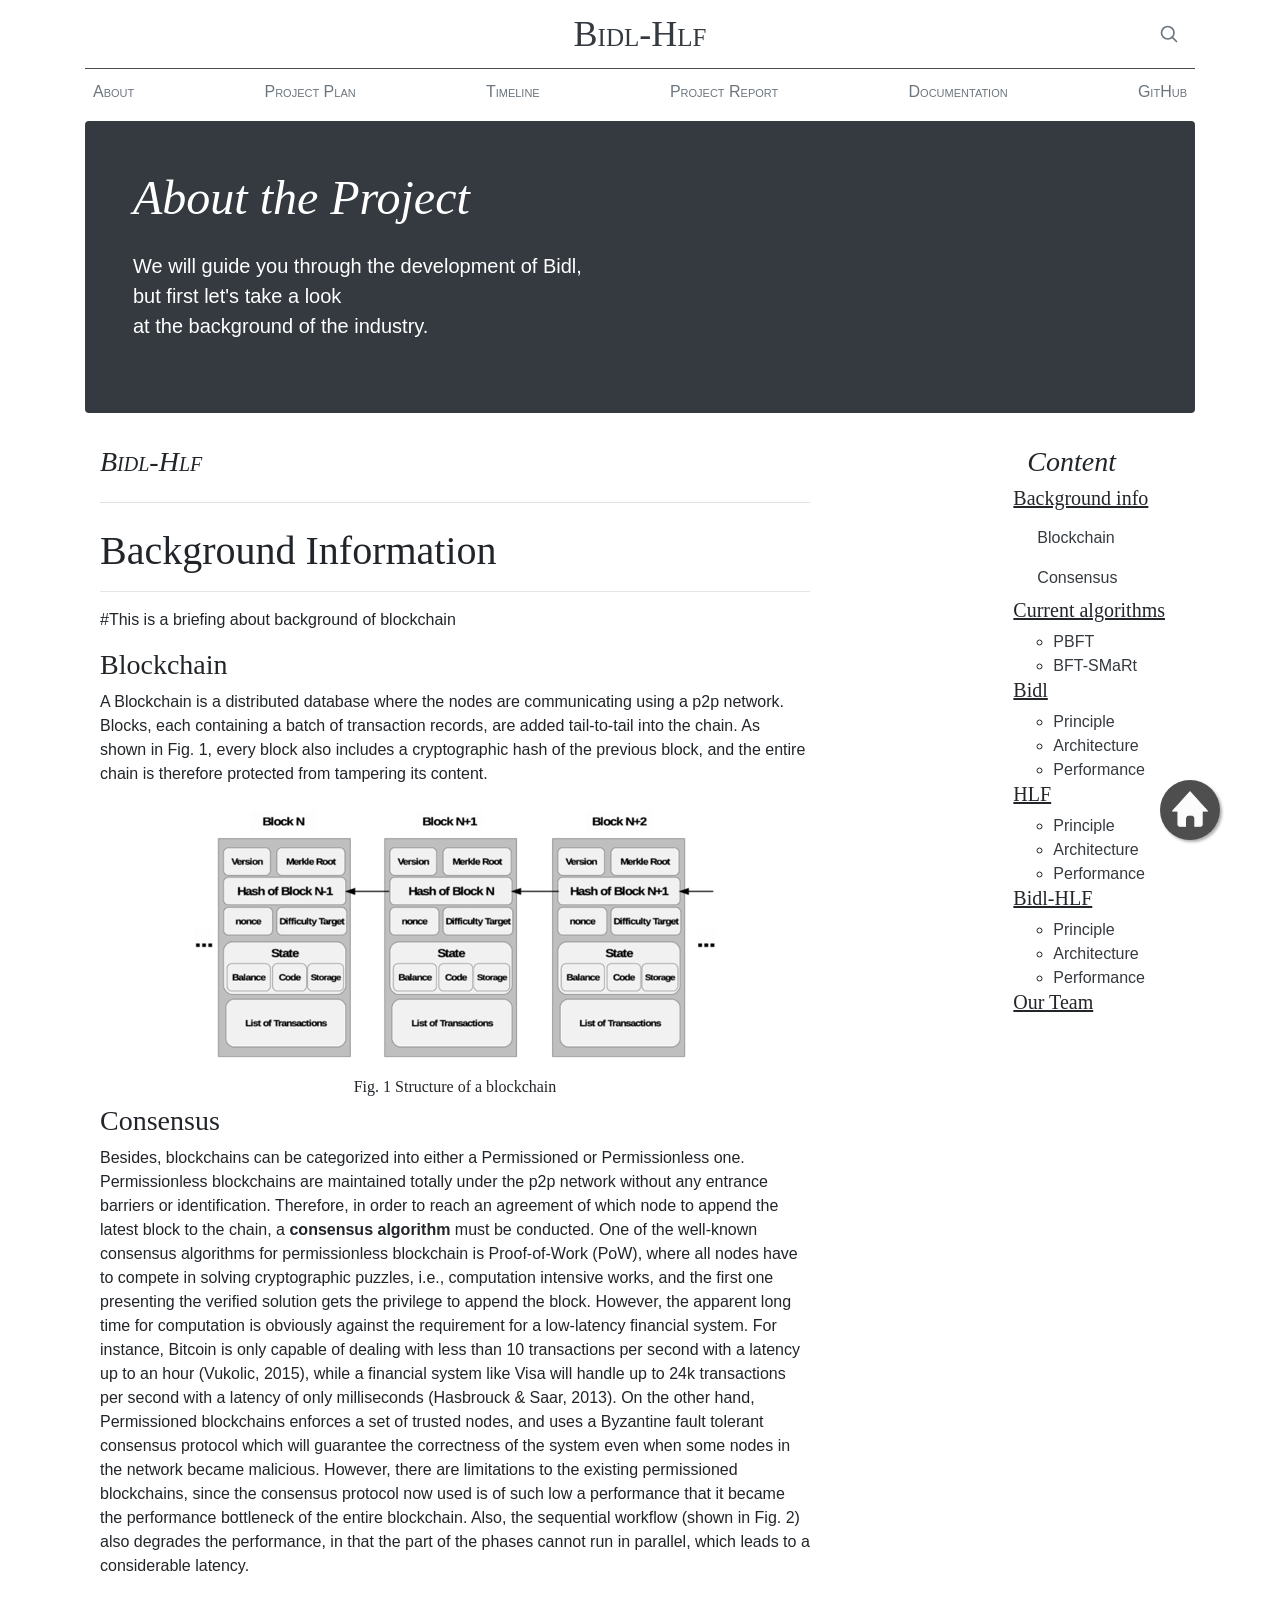
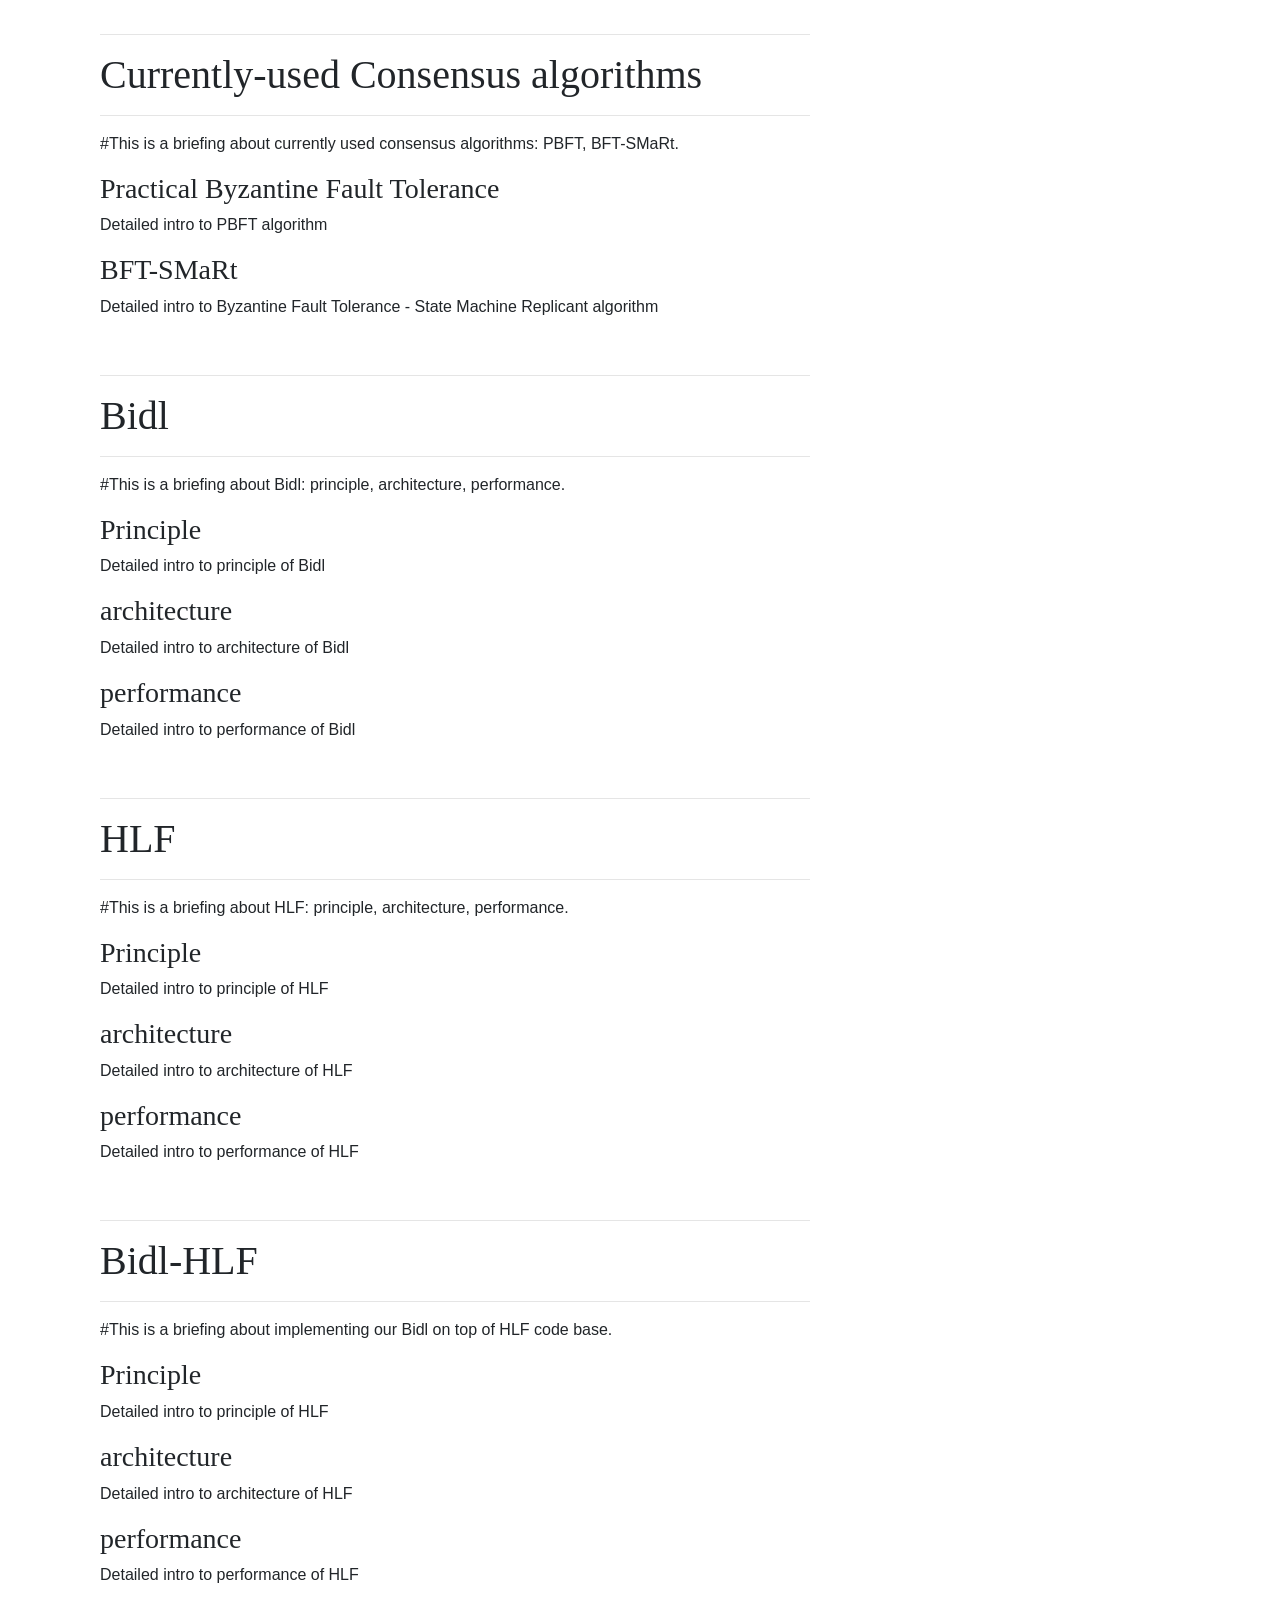
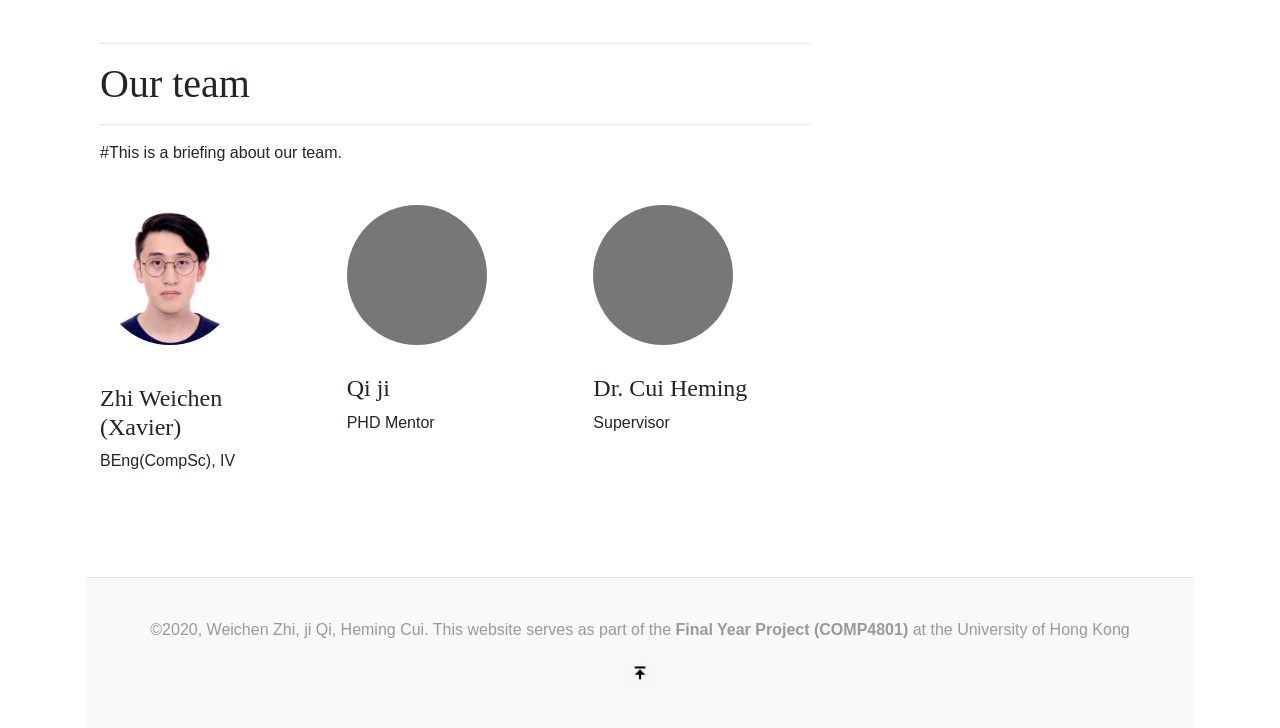
<file: statics/about.html>
<!doctype html>
<html lang="en">
  <head>
    <!-- Required meta tags -->
    <meta charset="utf-8">
    <meta name="viewport" content="width=device-width, initial-scale=1, shrink-to-fit=no">

    <!-- Bootstrap CSS -->
    <link rel="stylesheet" href="https://stackpath.bootstrapcdn.com/bootstrap/4.5.2/css/bootstrap.min.css" integrity="sha384-JcKb8q3iqJ61gNV9KGb8thSsNjpSL0n8PARn9HuZOnIxN0hoP+VmmDGMN5t9UJ0Z" crossorigin="anonymous">

    <!-- custom CSS -->
    <link rel="stylesheet" href="css/about.css">



    <title>About</title>
  </head>
  <body>
    <!-- Using Official Bootstrap 4 Example, retriving from https://getbootstrap.com/docs/4.5/examples/blog/ -->




    <div class="container">
      <header class="blog-header py-3" >
        <div class="row flex-nowrap justify-content-between align-items-center">

          <div class="col-4 pt-1">
            <a class="text-muted" href="#"> </a>
          </div>

          <div class="col-4 text-center">
            <a class="blog-header-logo text-dark" href="../index.html" style="font-variant:small-caps">Bidl-Hlf</a>
          </div>

          <div class="col-4 d-flex justify-content-end align-items-center">
            <a class="text-muted" href="#" aria-label="Search">
              <svg xmlns="http://www.w3.org/2000/svg" width="20" height="20" fill="none" stroke="currentColor" stroke-linecap="round" stroke-linejoin="round" stroke-width="2" class="mx-3" role="img" viewBox="0 0 24 24" focusable="false"><title>Search</title><circle cx="10.5" cy="10.5" r="7.5"/><path d="M21 21l-5.2-5.2"/></svg>
            </a>
            <a class="text-muted" href="#"> </a>
          </div>

        </div>
      </header>
      <div class="nav-scroller py-1 mb-2">
        <nav class="nav d-flex justify-content-between">
          <a class="p-2 text-muted" href="#" style="font-variant:small-caps">About</a>
          <a class="p-2 text-muted" href="https://github.com/theRealZhiWeichen/therealzhiweichen.github.io/blob/master/docs/_static/Project_plan.pdf" target="_blank" style="font-variant:small-caps">Project Plan</a>
          <a class="p-2 text-muted" href="../index.html#timeline" style="font-variant:small-caps">Timeline</a>
          <a class="p-2 text-muted" href="report.html" style="font-variant:small-caps">Project Report</a>
          <a class="p-2 text-muted" href="#" style="font-variant:small-caps">Documentation</a>
          <a class="p-2 text-muted" href="https://github.com/theRealZhiWeichen/therealzhiweichen.github.io" style="font-variant:small-caps">GitHub</a>
        </nav>
      </div>
      <div class="jumbotron p-4 p-md-5 text-white rounded bg-dark">
        <div class="col-md-6 px-0">
          <h1 class="display-4 font-italic">About the Project</h1>
          <p class="lead my-4">We will guide you through the development of Bidl,<br> but first let's take a look <br> at the background of the industry.</p>
        </div>
      </div>
      <div>
        <a href="../index.html" class="float">
          <svg viewBox="-10 -9 50 50" >
          <image width="30" xlink:href="images/Back2Home_white.png"  />
          </svg>
        </a>
      </div>
      <main role="main" class="container">
        <div class="row">
          <div class="col-md-8 blog-main">
            <h3 class="pb-4 mb-4 font-italic border-bottom" style="font-variant:small-caps">
              Bidl-Hlf
            </h3>

            <div class="blog-post">
              <h2 class="blog-post-title" id="backgroundInfo">Background Information</h2>
              <hr>
              <blockquote>
                <p>#This is a briefing about background of blockchain</p>
              </blockquote>
              <h3 class="anchor" id="blockchain">Blockchain</h3>
              <p>A Blockchain is a distributed database where the nodes are communicating using a p2p network. Blocks, each containing a batch of transaction records, are added tail-to-tail into the chain. As shown in Fig. 1, every block also includes a cryptographic hash of the previous block, and the entire chain is therefore protected from tampering its content.</p>
              <div style="text-align:center">
                <img src="images/Fig1.png" />
                <h6 class="caption">
                  Fig. 1 Structure of a blockchain
                </h6>
              </div>
              <h3 id="consensus">Consensus</h3>
              <p>Besides, blockchains can be categorized into either a Permissioned or Permissionless one. Permissionless blockchains are maintained totally under the p2p network without any entrance barriers or identification. Therefore, in order to reach an agreement of which node to append the latest block to the chain, a <strong>consensus algorithm</strong> must be conducted. One of the well-known consensus algorithms for permissionless blockchain is Proof-of-Work (PoW), where all nodes have to compete in solving cryptographic puzzles, i.e., computation intensive works, and the first one presenting the verified solution gets the privilege to append the block. However, the apparent long time for computation is obviously against the requirement for a low-latency financial system. For instance, Bitcoin is only capable of dealing with less than 10 transactions per second with a latency up to an hour (Vukolic, 2015), while a financial system like Visa will handle up to 24k transactions per second with a latency of only milliseconds (Hasbrouck & Saar, 2013).
On the other hand, Permissioned blockchains enforces a set of trusted nodes, and uses a Byzantine fault tolerant consensus protocol which will guarantee the correctness of the system even when some nodes in the network became malicious. However, there are limitations to the existing permissioned blockchains, since the consensus protocol now used is of such low a performance that it became the performance bottleneck of the entire blockchain. Also, the sequential workflow (shown in Fig. 2) also degrades the performance, in that the part of the phases cannot run in parallel, which leads to a considerable latency.
</p>

              <br>

              <hr>
              <h2 class="blog-post-title" id="currentAlgo">Currently-used Consensus algorithms</h2>
              <hr>
              <blockquote>
                <p>#This is a briefing about currently used consensus algorithms: PBFT, BFT-SMaRt.</p>
              </blockquote>
              <h3 id="pbft">Practical Byzantine Fault Tolerance</h3>
              <p>Detailed intro to PBFT algorithm</p>
              <h3 id="bft-smart">BFT-SMaRt</h3>
              <p>Detailed intro to Byzantine Fault Tolerance - State Machine Replicant algorithm</p>
              <br>

              <hr>
              <h2 class="blog-post-title" id="bidl">Bidl</h2>
              <hr>
              <blockquote>
                <p>#This is a briefing about Bidl: principle, architecture, performance.</p>
              </blockquote>
              <h3 id="principle-bidl">Principle</h3>
              <p>Detailed intro to principle of Bidl</p>
              <h3 id="architecture-bidl">architecture</h3>
              <p>Detailed intro to architecture of Bidl</p>
              <h3 id="performance-bidl">performance</h3>
              <p>Detailed intro to performance of Bidl</p>
              <br>

              <hr>
              <h2 class="blog-post-title" id="hlf">HLF</h2>
              <hr>
              <blockquote>
                <p>#This is a briefing about HLF: principle, architecture, performance.</p>
              </blockquote>
              <h3 id="principle-hlf">Principle</h3>
              <p>Detailed intro to principle of HLF</p>
              <h3 id="architecture-hlft">architecture</h3>
              <p>Detailed intro to architecture of HLF</p>
              <h3 id="performance-hlf">performance</h3>
              <p>Detailed intro to performance of HLF</p>
              <br>

              <hr>
              <h2 class="blog-post-title" id="bidl-hlf">Bidl-HLF</h2>
              <hr>
              <blockquote>
                <p>#This is a briefing about implementing our Bidl on top of HLF code base.</p>
              </blockquote>
              <h3 id="principle-hlf">Principle</h3>
              <p>Detailed intro to principle of HLF</p>
              <h3 id="architecture-hlft">architecture</h3>
              <p>Detailed intro to architecture of HLF</p>
              <h3 id="performance-hlf">performance</h3>
              <p>Detailed intro to performance of HLF</p>
              <br>

              <hr>
              <h2 class="blog-post-title" id="ourteam">Our team</h2>
              <hr>
              <blockquote>
                <p>#This is a briefing about our team.</p>
              </blockquote>
              <br>
                  <div class="row">
                    <div class="col-lg-4">
                      <svg>
                        <defs><clipPath id="circleView"><circle cx="70" cy="70" r="70" fill="#FFFFFF" /></clipPath></defs>
                        <image width="140" height="140" xlink:href="images/zhiweichen.jpg" clip-path="url(#circleView)" />
                      </svg>
                      <h4><br>Zhi Weichen<br>(Xavier)</h4>
                      <p>BEng(CompSc), IV</p>
                    </div><!-- /.col-lg-4 -->

                    <div class="col-lg-4">
                      <svg class="bd-placeholder-img rounded-circle" width="140" height="140" xmlns="http://www.w3.org/2000/svg" preserveAspectRatio="xMidYMid slice" focusable="false" role="img" aria-label="Placeholder: 140x140"><title>Placeholder</title><rect width="100%" height="100%" fill="#777"/><text x="50%" y="50%" fill="#777" dy=".3em">140x140</text></svg>
                      <h4><br>Qi ji</h4>
                      <p>PHD Mentor</p>
                    </div><!-- /.col-lg-4 -->
                    <div class="col-lg-4">
                      <svg class="bd-placeholder-img rounded-circle" width="140" height="140" xmlns="http://www.w3.org/2000/svg" preserveAspectRatio="xMidYMid slice" focusable="false" role="img" aria-label="Placeholder: 140x140"><title>Placeholder</title><rect width="100%" height="100%" fill="#777"/><text x="50%" y="50%" fill="#777" dy=".3em">140x140</text></svg>
                      <h4><br>Dr. Cui Heming</h4>
                      <p>Supervisor</p>
                    </div><!-- /.col-lg-4 -->
                  </div><!-- /.row -->
              <br>






            </div><!-- /.blog-post -->
          </div><!-- /.blog-main -->

          <aside class="col-md-4 blog-sidebar" >

            <div class="make-me-sticky"  style="float:right">
              <h3 class="font-italic" style="padding-left:0.5em">Content</h3>
                <ul class="nav flex-md-column flex-row justify-content-between">  <!---->
                <li class="nav-item">
                  <a class="cata-heading" href="#backgroundInfo" ><h5>Background info</h5></a>
                  <ul class="nav flex-md-column ml-2 hidden-sm-down">
                    <li class="nav-item"><a href="#blockchain" class="nav-link" style="color:#353A3F">Blockchain</a></li>
                    <li class="nav-item"><a href="#consensus" class="nav-link" style="color:#353A3F">Consensus</a></li>
                  </ul>
                </li>
                <li>
                <a class="cata-heading" href="#currentAlgo"><h5>Current algorithms</h5></a>
                  <ul>
                    <li><a href="#pbft" style="color:#353A3F">PBFT</a></li>
                    <li><a href="#bft-smart" style="color:#353A3F">BFT-SMaRt</a></li>
                  </ul>
                </li>
                <li>
                <a class="cata-heading" href="#bidl"><h5>Bidl </h5></a>
                <ul>
                  <li><a href="#principle-bidl" style="color:#353A3F">Principle</a></li>
                  <li><a href="#architecture-bidl" style="color:#353A3F">Architecture</a></li>
                  <li><a href="#performance-bidl" style="color:#353A3F">Performance</a></li>
                </ul>
                </li>
                <li>
                <a class="cata-heading" href="#hlf"><h5>HLF </h5></a>
                <ul>
                  <li><a href="#principle-hlf" style="color:#353A3F">Principle</a></li>
                  <li><a href="#architecture-hlf" style="color:#353A3F">Architecture</a></li>
                  <li><a href="#performance-hlf" style="color:#353A3F">Performance</a></li>
                </ul>
                </li>
                <li>
                <a class="cata-heading" href="#bidl-hlf"><h5>Bidl-HLF </h5></a>
                <ul>
                  <li><a href="#principle-bidl-hlf" style="color:#353A3F">Principle</a></li>
                  <li><a href="#architecture-bidl-hlf" style="color:#353A3F">Architecture</a></li>
                  <li><a href="#performance-bidl-hlf" style="color:#353A3F">Performance</a></li>
                </ul>
                </li>
                <li>
                <a class="cata-heading" href="#ourteam"><h5>Our Team</h5></a>
                </li>


                </ul>
            </div>


          </aside><!-- /.blog-sidebar -->

        </div><!-- /.row -->

      </main><!-- /.container -->

      <footer class="blog-footer" content="width=device-width">
        <p>©2020, Weichen Zhi, ji Qi, Heming Cui. This website serves as part of the <strong>Final Year Project (COMP4801)</strong> at the University of Hong Kong</p>
        <p>
          <a href="#"><img src="images/Back2Top.png" width="30"></a>
        </p>
      </footer>

  </body>
</html>
</file>
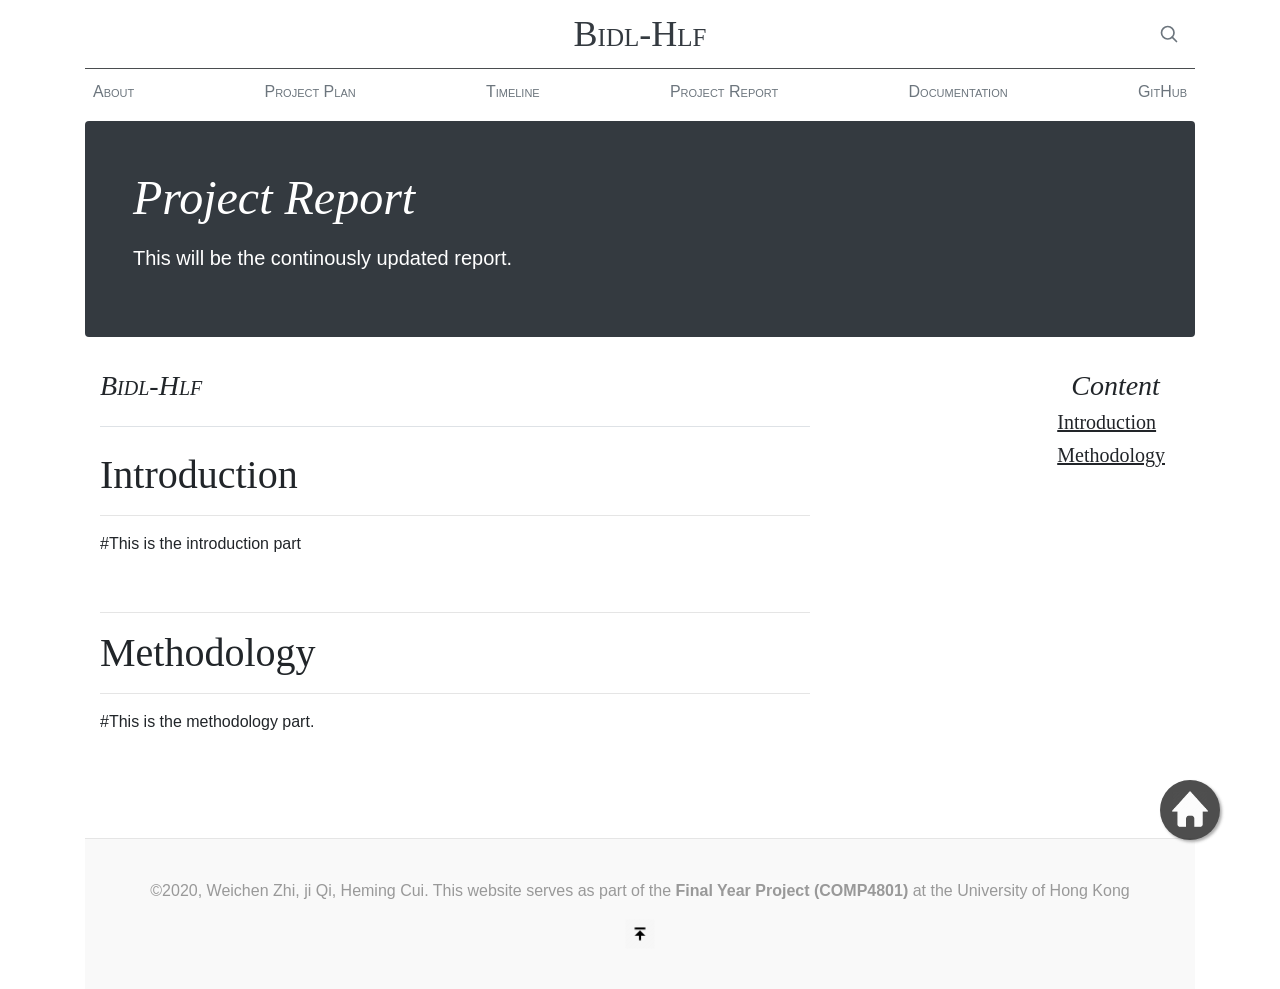
<file: statics/report.html>
<!doctype html>
<html lang="en">
  <head>
    <!-- Required meta tags -->
    <meta charset="utf-8">
    <meta name="viewport" content="width=device-width, initial-scale=1, shrink-to-fit=no">

    <!-- Bootstrap CSS -->
    <link rel="stylesheet" href="https://stackpath.bootstrapcdn.com/bootstrap/4.5.2/css/bootstrap.min.css" integrity="sha384-JcKb8q3iqJ61gNV9KGb8thSsNjpSL0n8PARn9HuZOnIxN0hoP+VmmDGMN5t9UJ0Z" crossorigin="anonymous">

    <!-- custom CSS -->
    <link rel="stylesheet" href="css/style.css">



    <title>Project report</title>
  </head>
  <body>
    <!-- The page is based on the Official Bootstrap 4 Example, retriving from https://getbootstrap.com/docs/4.5/examples -->
    <div class="container">
      <header class="blog-header py-3">
        <div class="row flex-nowrap justify-content-between align-items-center">

          <div class="col-4 pt-1">
            <a class="text-muted" href="#"> </a>
          </div>

          <div class="col-4 text-center">
            <a class="blog-header-logo text-dark" href="../index.html" style="font-variant:small-caps">Bidl-Hlf</a>
          </div>

          <div class="col-4 d-flex justify-content-end align-items-center">
            <a class="text-muted" href="#" aria-label="Search">                 <!-- Search function to be implemented-->
              <svg xmlns="http://www.w3.org/2000/svg" width="20" height="20" fill="none" stroke="currentColor" stroke-linecap="round" stroke-linejoin="round" stroke-width="2" class="mx-3" role="img" viewBox="0 0 24 24" focusable="false"><title>Search</title><circle cx="10.5" cy="10.5" r="7.5"/><path d="M21 21l-5.2-5.2"/></svg>
            </a>
            <a class="text-muted" href="#"> </a>
          </div>

        </div>
      </header>

    <div class="nav-scroller py-1 mb-2">
      <nav class="nav d-flex justify-content-between">
        <a class="p-2 text-muted" href="about.html" style="font-variant:small-caps">About</a>
        <a class="p-2 text-muted" href="https://github.com/theRealZhiWeichen/therealzhiweichen.github.io/blob/master/docs/_static/Project_plan.pdf" target="_blank" style="font-variant:small-caps">Project Plan</a>
        <a class="p-2 text-muted" href="../index.html#timeline" style="font-variant:small-caps">Timeline</a>
        <a class="p-2 text-muted" href="#" style="font-variant:small-caps">Project Report</a>
        <a class="p-2 text-muted" href="#" style="font-variant:small-caps">Documentation</a>
        <a class="p-2 text-muted" href="https://github.com/theRealZhiWeichen/therealzhiweichen.github.io" style="font-variant:small-caps">GitHub</a>
      </nav>
    </div>

    <div class="jumbotron p-4 p-md-5 text-white rounded bg-dark">
      <div class="col-md-6 px-0">
        <h1 class="display-4 font-italic">Project Report</h1>
        <p class="lead my-3">This will be the continously updated report.</p>
      </div>
    </div>
    <a href="../index.html" class="float">
      <svg viewBox="-10 -9 50 50" >
      <image width="30" xlink:href="images/Back2Home_white.png"  />
      </svg>
    </a>
    <main role="main" class="container">
      <div class="row">
        <div class="col-md-8 blog-main">
          <h3 class="pb-4 mb-4 font-italic border-bottom" style="font-variant:small-caps">
            Bidl-Hlf
          </h3>

          <div class="blog-post">
            <h2 class="blog-post-title" id="introduction">Introduction</h2>
            <hr>
            <blockquote>
              <p>#This is the introduction part</p>
            </blockquote>
            <br>

            <hr>
            <h2 class="blog-post-title" id="methodology">Methodology</h2>
            <hr>
            <blockquote>
              <p>#This is the methodology part.</p>
            </blockquote>
            <br>








          </div><!-- /.blog-post -->
        </div><!-- /.blog-main -->

        <aside class="col-md-4 blog-sidebar" >

          <div class="make-me-sticky"  style="float:right">
            <h3 class="font-italic" style="padding-left:0.5em">Content</h3>
              <ul class="nav flex-md-column flex-row justify-content-between">  <!---->
              <li class="nav-item">
                <a class="cata-heading" href="#introduction" ><h5>Introduction</h5></a>
              </li>
              <li>
              <a class="cata-heading" href="#methodology"><h5>Methodology</h5></a>
              </li>


              </ul>
          </div>


        </aside><!-- /.blog-sidebar -->

      </div><!-- /.row -->

    </main><!-- /.container -->










    <footer class="blog-footer">
      <p>©2020, Weichen Zhi, ji Qi, Heming Cui. This website serves as part of the <strong>Final Year Project (COMP4801)</strong> at the University of Hong Kong</p>
      <p>
        <a href="#"><img src="images/Back2Top.png" width="30"></a>
      </p>
    </footer>

  <script src="https://code.jquery.com/jquery-3.5.1.slim.min.js" integrity="sha384-DfXdz2htPH0lsSSs5nCTpuj/zy4C+OGpamoFVy38MVBnE+IbbVYUew+OrCXaRkfj" crossorigin="anonymous"></script>
  <script src="https://cdn.jsdelivr.net/npm/popper.js@1.16.1/dist/umd/popper.min.js" integrity="sha384-9/reFTGAW83EW2RDu2S0VKaIzap3H66lZH81PoYlFhbGU+6BZp6G7niu735Sk7lN" crossorigin="anonymous"></script>
  <script src="https://stackpath.bootstrapcdn.com/bootstrap/4.5.2/js/bootstrap.min.js" integrity="sha384-B4gt1jrGC7Jh4AgTPSdUtOBvfO8shuf57BaghqFfPlYxofvL8/KUEfYiJOMMV+rV" crossorigin="anonymous"></script>
  </body>
</html>
</file>
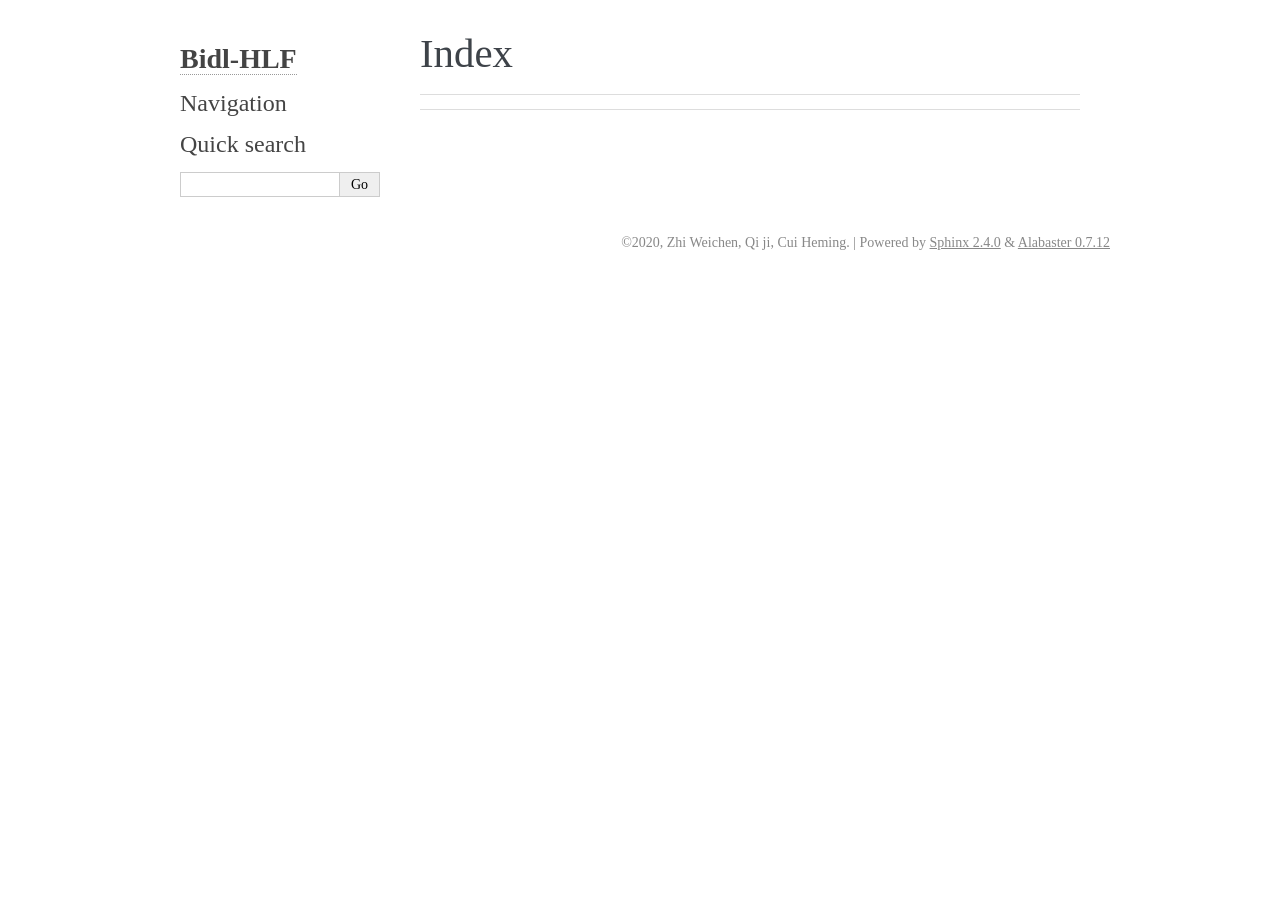
<file: docs/_build/html/genindex.html>
<!DOCTYPE html>

<html xmlns="http://www.w3.org/1999/xhtml">
  <head>
    <meta charset="utf-8" />
    <title>Index &#8212; Bidl-HLF 1.0.0 documentation</title>
    <link rel="stylesheet" href="_static/alabaster.css" type="text/css" />
    <link rel="stylesheet" href="_static/pygments.css" type="text/css" />
    <script id="documentation_options" data-url_root="./" src="_static/documentation_options.js"></script>
    <script src="_static/jquery.js"></script>
    <script src="_static/underscore.js"></script>
    <script src="_static/doctools.js"></script>
    <script src="_static/language_data.js"></script>
    <link rel="index" title="Index" href="#" />
    <link rel="search" title="Search" href="search.html" />
   
  <link rel="stylesheet" href="_static/custom.css" type="text/css" />
  
  
  <meta name="viewport" content="width=device-width, initial-scale=0.9, maximum-scale=0.9" />

  </head><body>
  

    <div class="document">
      <div class="documentwrapper">
        <div class="bodywrapper">
          

          <div class="body" role="main">
            

<h1 id="index">Index</h1>

<div class="genindex-jumpbox">
 
</div>


          </div>
          
        </div>
      </div>
      <div class="sphinxsidebar" role="navigation" aria-label="main navigation">
        <div class="sphinxsidebarwrapper">
<h1 class="logo"><a href="index.html">Bidl-HLF</a></h1>








<h3>Navigation</h3>

<div class="relations">
<h3>Related Topics</h3>
<ul>
  <li><a href="index.html">Documentation overview</a><ul>
  </ul></li>
</ul>
</div>
<div id="searchbox" style="display: none" role="search">
  <h3 id="searchlabel">Quick search</h3>
    <div class="searchformwrapper">
    <form class="search" action="search.html" method="get">
      <input type="text" name="q" aria-labelledby="searchlabel" />
      <input type="submit" value="Go" />
    </form>
    </div>
</div>
<script>$('#searchbox').show(0);</script>








        </div>
      </div>
      <div class="clearer"></div>
    </div>
    <div class="footer">
      &copy;2020, Zhi Weichen, Qi ji, Cui Heming.
      
      |
      Powered by <a href="http://sphinx-doc.org/">Sphinx 2.4.0</a>
      &amp; <a href="https://github.com/bitprophet/alabaster">Alabaster 0.7.12</a>
      
    </div>

    

    
  </body>
</html>
</file>
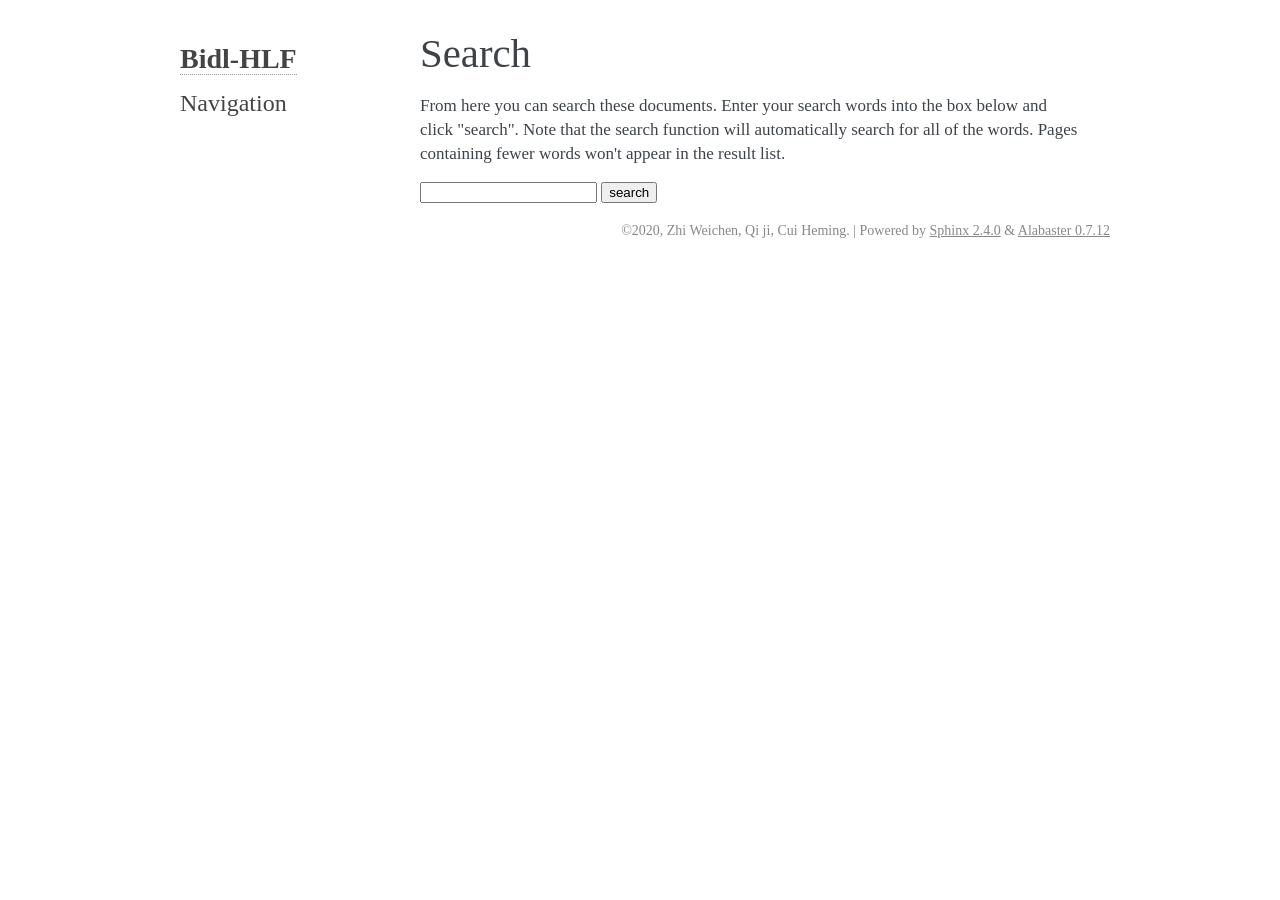
<file: docs/_build/html/search.html>
<!DOCTYPE html>

<html xmlns="http://www.w3.org/1999/xhtml">
  <head>
    <meta charset="utf-8" />
    <title>Search &#8212; Bidl-HLF 1.0.0 documentation</title>
    <link rel="stylesheet" href="_static/alabaster.css" type="text/css" />
    <link rel="stylesheet" href="_static/pygments.css" type="text/css" />
    
    <script id="documentation_options" data-url_root="./" src="_static/documentation_options.js"></script>
    <script src="_static/jquery.js"></script>
    <script src="_static/underscore.js"></script>
    <script src="_static/doctools.js"></script>
    <script src="_static/language_data.js"></script>
    <script src="_static/searchtools.js"></script>
    <link rel="index" title="Index" href="genindex.html" />
    <link rel="search" title="Search" href="#" />
  <script src="searchindex.js" defer></script>
  
   
  <link rel="stylesheet" href="_static/custom.css" type="text/css" />
  
  
  <meta name="viewport" content="width=device-width, initial-scale=0.9, maximum-scale=0.9" />


  </head><body>
  

    <div class="document">
      <div class="documentwrapper">
        <div class="bodywrapper">
          

          <div class="body" role="main">
            
  <h1 id="search-documentation">Search</h1>
  <div id="fallback" class="admonition warning">
  <script>$('#fallback').hide();</script>
  <p>
    Please activate JavaScript to enable the search
    functionality.
  </p>
  </div>
  <p>
    From here you can search these documents. Enter your search
    words into the box below and click "search". Note that the search
    function will automatically search for all of the words. Pages
    containing fewer words won't appear in the result list.
  </p>
  <form action="" method="get">
    <input type="text" name="q" aria-labelledby="search-documentation" value="" />
    <input type="submit" value="search" />
    <span id="search-progress" style="padding-left: 10px"></span>
  </form>
  
  <div id="search-results">
  
  </div>

          </div>
          
        </div>
      </div>
      <div class="sphinxsidebar" role="navigation" aria-label="main navigation">
        <div class="sphinxsidebarwrapper">
<h1 class="logo"><a href="index.html">Bidl-HLF</a></h1>








<h3>Navigation</h3>

<div class="relations">
<h3>Related Topics</h3>
<ul>
  <li><a href="index.html">Documentation overview</a><ul>
  </ul></li>
</ul>
</div>








        </div>
      </div>
      <div class="clearer"></div>
    </div>
    <div class="footer">
      &copy;2020, Zhi Weichen, Qi ji, Cui Heming.
      
      |
      Powered by <a href="http://sphinx-doc.org/">Sphinx 2.4.0</a>
      &amp; <a href="https://github.com/bitprophet/alabaster">Alabaster 0.7.12</a>
      
    </div>

    

    
  </body>
</html>
</file>
<file: statics/css/style.css>
/* stylelint-disable selector-list-comma-newline-after */
ul.timeline {
    list-style-type: none;
    position: relative;
}
ul.timeline:before {
    content: ' ';
    background: #353A3F;
    display: inline-block;
    position: absolute;
    left: 29px;
    width: 2px;
    height: 100%;
    z-index: 400;
}
ul.timeline > li {
    margin: 20px 0;
    padding-left: 20px;
}
ul.timeline > li:before {
    content: ' ';
    background: white;
    display: inline-block;
    position: absolute;
    border-radius: 50%;
    border: 3px solid #4A4D4F;
    left: 20px;
    width: 20px;
    height: 20px;
    z-index: 400;
}
.blog-header {
  line-height: 1;
  border-bottom: 1px solid #4A4D4F;
}
.caption{
  font-family: "Playfair Display", Georgia, "Times New Roman", serif;
  font-size:0.5rem
}
.blog-header-logo {
  font-family: "Playfair Display", Georgia, "Times New Roman", serif;
  font-size: 2.25rem;
}

.blog-header-logo:hover {
  text-decoration: none;
}

h1, h2, h3, h4, h5, h6 {
  font-family: "Playfair Display", Georgia, "Times New Roman", serif;
}

.display-4 {
  font-size: 2.5rem;
}
@media (min-width: 768px) {
  .display-4 {
    font-size: 3rem;
  }
}

.nav-scroller {
  position: relative;
  z-index: 2;
  height: 2.75rem;
  overflow-y: hidden;
}

.nav-scroller .nav {
  display: -ms-flexbox;
  display: flex;
  -ms-flex-wrap: nowrap;
  flex-wrap: nowrap;
  padding-bottom: 1rem;
  margin-top: -1px;
  overflow-x: auto;
  text-align: center;
  white-space: nowrap;
  -webkit-overflow-scrolling: touch;
}

.nav-scroller .nav-link {
  padding-top: .75rem;
  padding-bottom: .75rem;
  font-size: .875rem;
}

.card-img-right {
  height: 100%;
  border-radius: 0 3px 3px 0;
}

.flex-auto {
  -ms-flex: 0 0 auto;
  flex: 0 0 auto;
}

.h-250 { height: 250px; }
@media (min-width: 768px) {
  .h-md-250 { height: 250px; }
}

/* Pagination */
.blog-pagination {
  margin-bottom: 4rem;
}
.blog-pagination > .btn {
  border-radius: 2rem;
}

/*
 * Blog posts
 */
.blog-post {
  margin-bottom: 4rem;
}
.blog-post-title {
  margin-bottom: .25rem;
  font-size: 2.5rem;
}
.blog-post-meta {
  margin-bottom: 1.25rem;
  color: #999;
}

/*
 * Footer
 */
.blog-footer {
  padding: 2.5rem 0;
  color: #999;
  text-align: center;
  background-color: #f9f9f9;
  border-top: .05rem solid #e5e5e5;
}
.blog-footer p:last-child {
  margin-bottom: 0;
}

.cata-heading {
  color:#222529;
  text-decoration:underline
}

.make-me-sticky {
  position: -webkit-sticky;
	position: sticky;
	top: 0;

  padding: 0 15px;
}
.float-right{
  color:#222529
}
.float{
	position:fixed;
	width:60px;
	height:60px;
	bottom:60px;
  z-index: 9999;
  opacity: 0.8;
	right:60px;
	background-color:#222;
	color:#FFF;
	border-radius:50px;
	box-shadow: 2px 2px 3px #999;
}
</file>
<file: docs/_build/html/_static/alabaster.css>
@import url("basic.css");

/* -- page layout ----------------------------------------------------------- */

body {
    font-family: Georgia, serif;
    font-size: 17px;
    background-color: #fff;
    color: #000;
    margin: 0;
    padding: 0;
}


div.document {
    width: 940px;
    margin: 30px auto 0 auto;
}

div.documentwrapper {
    float: left;
    width: 100%;
}

div.bodywrapper {
    margin: 0 0 0 220px;
}

div.sphinxsidebar {
    width: 220px;
    font-size: 14px;
    line-height: 1.5;
}

hr {
    border: 1px solid #B1B4B6;
}

div.body {
    background-color: #fff;
    color: #3E4349;
    padding: 0 30px 0 30px;
}

div.body > .section {
    text-align: left;
}

div.footer {
    width: 940px;
    margin: 20px auto 30px auto;
    font-size: 14px;
    color: #888;
    text-align: right;
}

div.footer a {
    color: #888;
}

p.caption {
    font-family: inherit;
    font-size: inherit;
}


div.relations {
    display: none;
}


div.sphinxsidebar a {
    color: #444;
    text-decoration: none;
    border-bottom: 1px dotted #999;
}

div.sphinxsidebar a:hover {
    border-bottom: 1px solid #999;
}

div.sphinxsidebarwrapper {
    padding: 18px 10px;
}

div.sphinxsidebarwrapper p.logo {
    padding: 0;
    margin: -10px 0 0 0px;
    text-align: center;
}

div.sphinxsidebarwrapper h1.logo {
    margin-top: -10px;
    text-align: center;
    margin-bottom: 5px;
    text-align: left;
}

div.sphinxsidebarwrapper h1.logo-name {
    margin-top: 0px;
}

div.sphinxsidebarwrapper p.blurb {
    margin-top: 0;
    font-style: normal;
}

div.sphinxsidebar h3,
div.sphinxsidebar h4 {
    font-family: Georgia, serif;
    color: #444;
    font-size: 24px;
    font-weight: normal;
    margin: 0 0 5px 0;
    padding: 0;
}

div.sphinxsidebar h4 {
    font-size: 20px;
}

div.sphinxsidebar h3 a {
    color: #444;
}

div.sphinxsidebar p.logo a,
div.sphinxsidebar h3 a,
div.sphinxsidebar p.logo a:hover,
div.sphinxsidebar h3 a:hover {
    border: none;
}

div.sphinxsidebar p {
    color: #555;
    margin: 10px 0;
}

div.sphinxsidebar ul {
    margin: 10px 0;
    padding: 0;
    color: #000;
}

div.sphinxsidebar ul li.toctree-l1 > a {
    font-size: 120%;
}

div.sphinxsidebar ul li.toctree-l2 > a {
    font-size: 110%;
}

div.sphinxsidebar input {
    border: 1px solid #CCC;
    font-family: Georgia, serif;
    font-size: 1em;
}

div.sphinxsidebar hr {
    border: none;
    height: 1px;
    color: #AAA;
    background: #AAA;

    text-align: left;
    margin-left: 0;
    width: 50%;
}

div.sphinxsidebar .badge {
    border-bottom: none;
}

div.sphinxsidebar .badge:hover {
    border-bottom: none;
}

/* To address an issue with donation coming after search */
div.sphinxsidebar h3.donation {
    margin-top: 10px;
}

/* -- body styles ----------------------------------------------------------- */

a {
    color: #004B6B;
    text-decoration: underline;
}

a:hover {
    color: #6D4100;
    text-decoration: underline;
}

div.body h1,
div.body h2,
div.body h3,
div.body h4,
div.body h5,
div.body h6 {
    font-family: Georgia, serif;
    font-weight: normal;
    margin: 30px 0px 10px 0px;
    padding: 0;
}

div.body h1 { margin-top: 0; padding-top: 0; font-size: 240%; }
div.body h2 { font-size: 180%; }
div.body h3 { font-size: 150%; }
div.body h4 { font-size: 130%; }
div.body h5 { font-size: 100%; }
div.body h6 { font-size: 100%; }

a.headerlink {
    color: #DDD;
    padding: 0 4px;
    text-decoration: none;
}

a.headerlink:hover {
    color: #444;
    background: #EAEAEA;
}

div.body p, div.body dd, div.body li {
    line-height: 1.4em;
}

div.admonition {
    margin: 20px 0px;
    padding: 10px 30px;
    background-color: #EEE;
    border: 1px solid #CCC;
}

div.admonition tt.xref, div.admonition code.xref, div.admonition a tt {
    background-color: #FBFBFB;
    border-bottom: 1px solid #fafafa;
}

div.admonition p.admonition-title {
    font-family: Georgia, serif;
    font-weight: normal;
    font-size: 24px;
    margin: 0 0 10px 0;
    padding: 0;
    line-height: 1;
}

div.admonition p.last {
    margin-bottom: 0;
}

div.highlight {
    background-color: #fff;
}

dt:target, .highlight {
    background: #FAF3E8;
}

div.warning {
    background-color: #FCC;
    border: 1px solid #FAA;
}

div.danger {
    background-color: #FCC;
    border: 1px solid #FAA;
    -moz-box-shadow: 2px 2px 4px #D52C2C;
    -webkit-box-shadow: 2px 2px 4px #D52C2C;
    box-shadow: 2px 2px 4px #D52C2C;
}

div.error {
    background-color: #FCC;
    border: 1px solid #FAA;
    -moz-box-shadow: 2px 2px 4px #D52C2C;
    -webkit-box-shadow: 2px 2px 4px #D52C2C;
    box-shadow: 2px 2px 4px #D52C2C;
}

div.caution {
    background-color: #FCC;
    border: 1px solid #FAA;
}

div.attention {
    background-color: #FCC;
    border: 1px solid #FAA;
}

div.important {
    background-color: #EEE;
    border: 1px solid #CCC;
}

div.note {
    background-color: #EEE;
    border: 1px solid #CCC;
}

div.tip {
    background-color: #EEE;
    border: 1px solid #CCC;
}

div.hint {
    background-color: #EEE;
    border: 1px solid #CCC;
}

div.seealso {
    background-color: #EEE;
    border: 1px solid #CCC;
}

div.topic {
    background-color: #EEE;
}

p.admonition-title {
    display: inline;
}

p.admonition-title:after {
    content: ":";
}

pre, tt, code {
    font-family: 'Consolas', 'Menlo', 'DejaVu Sans Mono', 'Bitstream Vera Sans Mono', monospace;
    font-size: 0.9em;
}

.hll {
    background-color: #FFC;
    margin: 0 -12px;
    padding: 0 12px;
    display: block;
}

img.screenshot {
}

tt.descname, tt.descclassname, code.descname, code.descclassname {
    font-size: 0.95em;
}

tt.descname, code.descname {
    padding-right: 0.08em;
}

img.screenshot {
    -moz-box-shadow: 2px 2px 4px #EEE;
    -webkit-box-shadow: 2px 2px 4px #EEE;
    box-shadow: 2px 2px 4px #EEE;
}

table.docutils {
    border: 1px solid #888;
    -moz-box-shadow: 2px 2px 4px #EEE;
    -webkit-box-shadow: 2px 2px 4px #EEE;
    box-shadow: 2px 2px 4px #EEE;
}

table.docutils td, table.docutils th {
    border: 1px solid #888;
    padding: 0.25em 0.7em;
}

table.field-list, table.footnote {
    border: none;
    -moz-box-shadow: none;
    -webkit-box-shadow: none;
    box-shadow: none;
}

table.footnote {
    margin: 15px 0;
    width: 100%;
    border: 1px solid #EEE;
    background: #FDFDFD;
    font-size: 0.9em;
}

table.footnote + table.footnote {
    margin-top: -15px;
    border-top: none;
}

table.field-list th {
    padding: 0 0.8em 0 0;
}

table.field-list td {
    padding: 0;
}

table.field-list p {
    margin-bottom: 0.8em;
}

/* Cloned from
 * https://github.com/sphinx-doc/sphinx/commit/ef60dbfce09286b20b7385333d63a60321784e68
 */
.field-name {
    -moz-hyphens: manual;
    -ms-hyphens: manual;
    -webkit-hyphens: manual;
    hyphens: manual;
}

table.footnote td.label {
    width: .1px;
    padding: 0.3em 0 0.3em 0.5em;
}

table.footnote td {
    padding: 0.3em 0.5em;
}

dl {
    margin: 0;
    padding: 0;
}

dl dd {
    margin-left: 30px;
}

blockquote {
    margin: 0 0 0 30px;
    padding: 0;
}

ul, ol {
    /* Matches the 30px from the narrow-screen "li > ul" selector below */
    margin: 10px 0 10px 30px;
    padding: 0;
}

pre {
    background: #EEE;
    padding: 7px 30px;
    margin: 15px 0px;
    line-height: 1.3em;
}

div.viewcode-block:target {
    background: #ffd;
}

dl pre, blockquote pre, li pre {
    margin-left: 0;
    padding-left: 30px;
}

tt, code {
    background-color: #ecf0f3;
    color: #222;
    /* padding: 1px 2px; */
}

tt.xref, code.xref, a tt {
    background-color: #FBFBFB;
    border-bottom: 1px solid #fff;
}

a.reference {
    text-decoration: none;
    border-bottom: 1px dotted #004B6B;
}

/* Don't put an underline on images */
a.image-reference, a.image-reference:hover {
    border-bottom: none;
}

a.reference:hover {
    border-bottom: 1px solid #6D4100;
}

a.footnote-reference {
    text-decoration: none;
    font-size: 0.7em;
    vertical-align: top;
    border-bottom: 1px dotted #004B6B;
}

a.footnote-reference:hover {
    border-bottom: 1px solid #6D4100;
}

a:hover tt, a:hover code {
    background: #EEE;
}


@media screen and (max-width: 870px) {

    div.sphinxsidebar {
    	display: none;
    }

    div.document {
       width: 100%;

    }

    div.documentwrapper {
    	margin-left: 0;
    	margin-top: 0;
    	margin-right: 0;
    	margin-bottom: 0;
    }

    div.bodywrapper {
    	margin-top: 0;
    	margin-right: 0;
    	margin-bottom: 0;
    	margin-left: 0;
    }

    ul {
    	margin-left: 0;
    }

	li > ul {
        /* Matches the 30px from the "ul, ol" selector above */
		margin-left: 30px;
	}

    .document {
    	width: auto;
    }

    .footer {
    	width: auto;
    }

    .bodywrapper {
    	margin: 0;
    }

    .footer {
    	width: auto;
    }

    .github {
        display: none;
    }



}



@media screen and (max-width: 875px) {

    body {
        margin: 0;
        padding: 20px 30px;
    }

    div.documentwrapper {
        float: none;
        background: #fff;
    }

    div.sphinxsidebar {
        display: block;
        float: none;
        width: 102.5%;
        margin: 50px -30px -20px -30px;
        padding: 10px 20px;
        background: #333;
        color: #FFF;
    }

    div.sphinxsidebar h3, div.sphinxsidebar h4, div.sphinxsidebar p,
    div.sphinxsidebar h3 a {
        color: #fff;
    }

    div.sphinxsidebar a {
        color: #AAA;
    }

    div.sphinxsidebar p.logo {
        display: none;
    }

    div.document {
        width: 100%;
        margin: 0;
    }

    div.footer {
        display: none;
    }

    div.bodywrapper {
        margin: 0;
    }

    div.body {
        min-height: 0;
        padding: 0;
    }

    .rtd_doc_footer {
        display: none;
    }

    .document {
        width: auto;
    }

    .footer {
        width: auto;
    }

    .footer {
        width: auto;
    }

    .github {
        display: none;
    }
}


/* misc. */

.revsys-inline {
    display: none!important;
}

/* Make nested-list/multi-paragraph items look better in Releases changelog
 * pages. Without this, docutils' magical list fuckery causes inconsistent
 * formatting between different release sub-lists.
 */
div#changelog > div.section > ul > li > p:only-child {
    margin-bottom: 0;
}

/* Hide fugly table cell borders in ..bibliography:: directive output */
table.docutils.citation, table.docutils.citation td, table.docutils.citation th {
  border: none;
  /* Below needed in some edge cases; if not applied, bottom shadows appear */
  -moz-box-shadow: none;
  -webkit-box-shadow: none;
  box-shadow: none;
}


/* relbar */

.related {
    line-height: 30px;
    width: 100%;
    font-size: 0.9rem;
}

.related.top {
    border-bottom: 1px solid #EEE;
    margin-bottom: 20px;
}

.related.bottom {
    border-top: 1px solid #EEE;
}

.related ul {
    padding: 0;
    margin: 0;
    list-style: none;
}

.related li {
    display: inline;
}

nav#rellinks {
    float: right;
}

nav#rellinks li+li:before {
    content: "|";
}

nav#breadcrumbs li+li:before {
    content: "\00BB";
}

/* Hide certain items when printing */
@media print {
    div.related {
        display: none;
    }
}
</file>
<file: docs/_build/html/_static/pygments.css>
.highlight .hll { background-color: #ffffcc }
.highlight  { background: #f8f8f8; }
.highlight .c { color: #8f5902; font-style: italic } /* Comment */
.highlight .err { color: #a40000; border: 1px solid #ef2929 } /* Error */
.highlight .g { color: #000000 } /* Generic */
.highlight .k { color: #004461; font-weight: bold } /* Keyword */
.highlight .l { color: #000000 } /* Literal */
.highlight .n { color: #000000 } /* Name */
.highlight .o { color: #582800 } /* Operator */
.highlight .x { color: #000000 } /* Other */
.highlight .p { color: #000000; font-weight: bold } /* Punctuation */
.highlight .ch { color: #8f5902; font-style: italic } /* Comment.Hashbang */
.highlight .cm { color: #8f5902; font-style: italic } /* Comment.Multiline */
.highlight .cp { color: #8f5902 } /* Comment.Preproc */
.highlight .cpf { color: #8f5902; font-style: italic } /* Comment.PreprocFile */
.highlight .c1 { color: #8f5902; font-style: italic } /* Comment.Single */
.highlight .cs { color: #8f5902; font-style: italic } /* Comment.Special */
.highlight .gd { color: #a40000 } /* Generic.Deleted */
.highlight .ge { color: #000000; font-style: italic } /* Generic.Emph */
.highlight .gr { color: #ef2929 } /* Generic.Error */
.highlight .gh { color: #000080; font-weight: bold } /* Generic.Heading */
.highlight .gi { color: #00A000 } /* Generic.Inserted */
.highlight .go { color: #888888 } /* Generic.Output */
.highlight .gp { color: #745334 } /* Generic.Prompt */
.highlight .gs { color: #000000; font-weight: bold } /* Generic.Strong */
.highlight .gu { color: #800080; font-weight: bold } /* Generic.Subheading */
.highlight .gt { color: #a40000; font-weight: bold } /* Generic.Traceback */
.highlight .kc { color: #004461; font-weight: bold } /* Keyword.Constant */
.highlight .kd { color: #004461; font-weight: bold } /* Keyword.Declaration */
.highlight .kn { color: #004461; font-weight: bold } /* Keyword.Namespace */
.highlight .kp { color: #004461; font-weight: bold } /* Keyword.Pseudo */
.highlight .kr { color: #004461; font-weight: bold } /* Keyword.Reserved */
.highlight .kt { color: #004461; font-weight: bold } /* Keyword.Type */
.highlight .ld { color: #000000 } /* Literal.Date */
.highlight .m { color: #990000 } /* Literal.Number */
.highlight .s { color: #4e9a06 } /* Literal.String */
.highlight .na { color: #c4a000 } /* Name.Attribute */
.highlight .nb { color: #004461 } /* Name.Builtin */
.highlight .nc { color: #000000 } /* Name.Class */
.highlight .no { color: #000000 } /* Name.Constant */
.highlight .nd { color: #888888 } /* Name.Decorator */
.highlight .ni { color: #ce5c00 } /* Name.Entity */
.highlight .ne { color: #cc0000; font-weight: bold } /* Name.Exception */
.highlight .nf { color: #000000 } /* Name.Function */
.highlight .nl { color: #f57900 } /* Name.Label */
.highlight .nn { color: #000000 } /* Name.Namespace */
.highlight .nx { color: #000000 } /* Name.Other */
.highlight .py { color: #000000 } /* Name.Property */
.highlight .nt { color: #004461; font-weight: bold } /* Name.Tag */
.highlight .nv { color: #000000 } /* Name.Variable */
.highlight .ow { color: #004461; font-weight: bold } /* Operator.Word */
.highlight .w { color: #f8f8f8; text-decoration: underline } /* Text.Whitespace */
.highlight .mb { color: #990000 } /* Literal.Number.Bin */
.highlight .mf { color: #990000 } /* Literal.Number.Float */
.highlight .mh { color: #990000 } /* Literal.Number.Hex */
.highlight .mi { color: #990000 } /* Literal.Number.Integer */
.highlight .mo { color: #990000 } /* Literal.Number.Oct */
.highlight .sa { color: #4e9a06 } /* Literal.String.Affix */
.highlight .sb { color: #4e9a06 } /* Literal.String.Backtick */
.highlight .sc { color: #4e9a06 } /* Literal.String.Char */
.highlight .dl { color: #4e9a06 } /* Literal.String.Delimiter */
.highlight .sd { color: #8f5902; font-style: italic } /* Literal.String.Doc */
.highlight .s2 { color: #4e9a06 } /* Literal.String.Double */
.highlight .se { color: #4e9a06 } /* Literal.String.Escape */
.highlight .sh { color: #4e9a06 } /* Literal.String.Heredoc */
.highlight .si { color: #4e9a06 } /* Literal.String.Interpol */
.highlight .sx { color: #4e9a06 } /* Literal.String.Other */
.highlight .sr { color: #4e9a06 } /* Literal.String.Regex */
.highlight .s1 { color: #4e9a06 } /* Literal.String.Single */
.highlight .ss { color: #4e9a06 } /* Literal.String.Symbol */
.highlight .bp { color: #3465a4 } /* Name.Builtin.Pseudo */
.highlight .fm { color: #000000 } /* Name.Function.Magic */
.highlight .vc { color: #000000 } /* Name.Variable.Class */
.highlight .vg { color: #000000 } /* Name.Variable.Global */
.highlight .vi { color: #000000 } /* Name.Variable.Instance */
.highlight .vm { color: #000000 } /* Name.Variable.Magic */
.highlight .il { color: #990000 } /* Literal.Number.Integer.Long */
</file>
<file: docs/_build/html/_static/custom.css>
/* This file intentionally left blank. */
</file>
<file: _site/css/style.css>
body {
  font-family: 'Poppins', sans-serif;
  color: #0c0c0c;
  background-color: #ffffff;
}

.layout_padding {
  padding-top: 90px;
  padding-bottom: 90px;
}

.layout_padding2 {
  padding: 45px 0;
}

.layout_padding2-top {
  padding-top: 45px;
  padding-bottom: 45px;
}

.layout_padding2-bottom {
  padding-bottom: 45px;
}

.layout_padding-top {
  padding-top: 90px;
}

.layout_padding-bottom {
  padding-bottom: 90px;
}

.heading_container {
  display: -webkit-box;
  display: -ms-flexbox;
  display: flex;
}

.heading_container h2 {
  font-weight: bold;
  text-transform: uppercase;
}

/*header section*/
.hero_area {
  height: calc(100vh - 30px);
  background: -webkit-gradient(linear, left top, right top, color-stop(55%, #1a2e35), color-stop(55%, #1cbbb4));
  background: linear-gradient(to right, #1a2e35 55%, #1cbbb4 55%);
  display: -webkit-box;
  display: -ms-flexbox;
  display: flex;
  -webkit-box-orient: vertical;
  -webkit-box-direction: normal;
      -ms-flex-direction: column;
          flex-direction: column;
  position: relative;
}

.sub_page .hero_area {
  height: auto;
  background: none;
  background-color: #1a2e35;
}

.hero_area.sub_pages {
  height: auto;
}

.header_section {
  overflow-x: hidden;
}

.header_section .container-fluid {
  padding-right: 25px;
  padding-left: 25px;
}

.header_section .nav_container {
  margin: 0 auto;
}

.header_section .user_option {
  display: -webkit-box;
  display: -ms-flexbox;
  display: flex;
  -webkit-box-align: center;
      -ms-flex-align: center;
          align-items: center;
}

.header_section .user_option a {
  display: -webkit-box;
  display: -ms-flexbox;
  display: flex;
  color: #ffffff;
  -webkit-box-align: center;
      -ms-flex-align: center;
          align-items: center;
}

.header_section .user_option a img {
  min-width: 20px;
  height: 20px;
  margin-right: 5px;
}

.custom_nav-container.navbar-expand-lg .navbar-nav .nav-item .nav-link {
  padding: 10px 15px;
  color: #ffffff;
  text-align: center;
}

a,
a:hover,
a:focus {
  text-decoration: none;
}

a:hover,
a:focus {
  color: initial;
}

.btn,
.btn:focus {
  outline: none !important;
  -webkit-box-shadow: none;
          box-shadow: none;
}

.custom_nav-container .nav_search-btn {
  background-image: url(../images/search-icon.png);
  background-size: 17px;
  background-repeat: no-repeat;
  background-position-y: 7px;
  width: 35px;
  height: 35px;
  padding: 0;
  border: none;
}

.custom_nav-container form {
  padding-top: 7px;
}

.navbar-brand {
  margin-right: 5%;
  display: -webkit-box;
  display: -ms-flexbox;
  display: flex;
  -webkit-box-align: center;
      -ms-flex-align: center;
          align-items: center;
}

.navbar-brand img {
  width: 35px;
  margin-right: 5px;
}

.navbar-brand span {
  font-weight: bold;
  color: #ffffff;
  font-size: 24px;
}

.custom_nav-container {
  z-index: 99999;
  padding: 0;
  height: 70px;
}

.custom_nav-container .navbar-toggler {
  outline: none;
}

.custom_nav-container .navbar-toggler .navbar-toggler-icon {
  background-image: url(../images/menu.png);
  background-size: 30px;
  width: 32px;
  height: 32px;
}

.lg_toggl-btn {
  background-color: transparent;
  border: none;
  outline: none;
  width: 56px;
  height: 40px;
  cursor: pointer;
}

.lg_toggl-btn:focus {
  outline: none;
}

.login_btn-container {
  padding-top: 30px;
}

.login_btn-container a {
  color: #1cbbb4;
  text-transform: uppercase;
}

/*end header section*/
/* slider section */
.slider_section {
  -webkit-box-flex: 1;
      -ms-flex: 1;
          flex: 1;
  display: -webkit-box;
  display: -ms-flexbox;
  display: flex;
  -webkit-box-align: center;
      -ms-flex-align: center;
          align-items: center;
  position: relative;
}

.slider_section .row {
  -webkit-box-align: center;
      -ms-flex-align: center;
          align-items: center;
}

.slider_section .row > div {
  position: unset;
}

.slider_section .detail-box h1 {
  color: #ffffff;
  font-weight: bold;
  text-transform: uppercase;
}

.slider_section .detail-box p {
  color: #ffffff;
  margin-top: 15px;
}

.slider_section .detail-box .btn-box {
  display: -webkit-box;
  display: -ms-flexbox;
  display: flex;
  -ms-flex-wrap: wrap;
      flex-wrap: wrap;
  margin: 45px -5px 0 -5px;
}

.slider_section .detail-box .btn-box a {
  text-align: center;
  width: 165px;
  font-size: 15px;
  margin: 5px;
}

.slider_section .detail-box .btn-box .btn-1 {
  display: inline-block;
  padding: 10px 0;
  background-color: #ff4f5a;
  color: #ffffff;
  -webkit-transition: all 0.3s;
  transition: all 0.3s;
  border: 1px solid transparent;
  border-radius: 0;
}

.slider_section .detail-box .btn-box .btn-1:hover {
  background-color: transparent;
  border-color: #ff4f5a;
  color: #ff4f5a;
}

.slider_section .detail-box .btn-box .btn-2 {
  display: inline-block;
  padding: 10px 0;
  background-color: #ffffff;
  color: #252525;
  -webkit-transition: all 0.3s;
  transition: all 0.3s;
  border: 1px solid transparent;
  border-radius: 0;
}

.slider_section .detail-box .btn-box .btn-2:hover {
  background-color: transparent;
  border-color: #ffffff;
  color: #ffffff;
}

.slider_section .img-container .img-box img {
  width: 100%;
}

.slider_section #carouselExampleIndicators {
  position: unset;
  width: 100%;
}

.slider_section .carousel_btn-container {
  width: 120px;
  position: absolute;
  bottom: 0;
  display: -webkit-box;
  display: -ms-flexbox;
  display: flex;
  -webkit-box-pack: justify;
      -ms-flex-pack: justify;
          justify-content: space-between;
  left: 8.5%;
  z-index: 999;
  -webkit-transform: translateY(50%);
          transform: translateY(50%);
}

.slider_section .carousel_btn-container .carousel-control-prev,
.slider_section .carousel_btn-container .carousel-control-next {
  position: relative;
  width: 55px;
  height: 55px;
  border: none;
  border-radius: 100%;
  opacity: 1;
  background-repeat: no-repeat;
  background-size: 14px;
  background-position: center;
  background-color: #1cbbb4;
  margin: 2px;
}

.slider_section .carousel_btn-container .carousel-control-prev:hover,
.slider_section .carousel_btn-container .carousel-control-next:hover {
  background-color: #ff4f5a;
}

.slider_section .carousel_btn-container .carousel-control-prev {
  background-image: url(../images/prev.png);
}

.slider_section .carousel_btn-container .carousel-control-next {
  background-image: url(../images/next.png);
}

.slider_section ol.carousel-indicators {
  margin: 0;
  width: 75px;
  bottom: 45px;
  left: initial;
  right: 25px;
}

.slider_section ol.carousel-indicators li {
  border-radius: 100%;
  text-indent: 0px;
  text-align: center;
  line-height: 55px;
  color: #ffffff;
  background-color: transparent;
  opacity: 1;
  display: none;
}

.slider_section ol.carousel-indicators li.active {
  display: block;
}

.experience_section .row {
  -webkit-box-align: center;
      -ms-flex-align: center;
          align-items: center;
}

.experience_section .detail-box p {
  margin-top: 20px;
}

.experience_section .detail-box .btn-box {
  display: -webkit-box;
  display: -ms-flexbox;
  display: flex;
  -ms-flex-wrap: wrap;
      flex-wrap: wrap;
  margin: 45px -5px 0 -5px;
}

.experience_section .detail-box .btn-box a {
  text-align: center;
  width: 165px;
  font-size: 15px;
  margin: 5px;
}

.experience_section .detail-box .btn-box .btn-1 {
  display: inline-block;
  padding: 10px 0;
  background-color: #ff4f5a;
  color: #ffffff;
  -webkit-transition: all 0.3s;
  transition: all 0.3s;
  border: 1px solid transparent;
  border-radius: 0;
}

.experience_section .detail-box .btn-box .btn-1:hover {
  background-color: transparent;
  border-color: #ff4f5a;
  color: #ff4f5a;
}

.experience_section .detail-box .btn-box .btn-2 {
  display: inline-block;
  padding: 10px 0;
  background-color: #1a2e35;
  color: #ffffff;
  -webkit-transition: all 0.3s;
  transition: all 0.3s;
  border: 1px solid transparent;
  border-radius: 0;
}

.experience_section .detail-box .btn-box .btn-2:hover {
  background-color: transparent;
  border-color: #1a2e35;
  color: #1a2e35;
}

.experience_section .img-box img {
  width: 100%;
}

.category_section {
  background-color: #1cbbb4;
  color: #ffffff;
  text-align: center;
}

.category_section .heading_container {
  -webkit-box-pack: center;
      -ms-flex-pack: center;
          justify-content: center;
}

.category_section .heading_container h2 {
  border-bottom: 1px solid #ffffff;
}

.category_section .category_container {
  display: -webkit-box;
  display: -ms-flexbox;
  display: flex;
  -ms-flex-wrap: wrap;
      flex-wrap: wrap;
  -webkit-box-pack: justify;
      -ms-flex-pack: justify;
          justify-content: space-between;
  margin-top: 25px;
}

.category_section .category_container .box {
  display: -webkit-box;
  display: -ms-flexbox;
  display: flex;
  -webkit-box-orient: vertical;
  -webkit-box-direction: normal;
      -ms-flex-direction: column;
          flex-direction: column;
  -webkit-box-align: center;
      -ms-flex-align: center;
          align-items: center;
  margin: 10px 0;
  min-width: 130px;
  -ms-flex-preferred-size: 26%;
      flex-basis: 26%;
}

.category_section .category_container .box .img-box {
  width: 120px;
  height: 120px;
  display: -webkit-box;
  display: -ms-flexbox;
  display: flex;
  -webkit-box-pack: center;
      -ms-flex-pack: center;
          justify-content: center;
  -webkit-box-align: center;
      -ms-flex-align: center;
          align-items: center;
}

.about_section {
  text-align: center;
}

.about_section .img-box img {
  width: 100%;
}

.about_section .detail-box h2 {
  font-weight: bold;
  text-transform: uppercase;
}

.about_section .detail-box p {
  margin-top: 15px;
}

.about_section .detail-box a {
  display: inline-block;
  padding: 10px 45px;
  background-color: #ff4f5a;
  color: #ffffff;
  -webkit-transition: all 0.3s;
  transition: all 0.3s;
  border: 1px solid transparent;
  border-radius: 0;
  margin-top: 25px;
}

.about_section .detail-box a:hover {
  background-color: transparent;
  border-color: #ff4f5a;
  color: #ff4f5a;
}

.freelance_section .row {
  -webkit-box-align: center;
      -ms-flex-align: center;
          align-items: center;
}

.freelance_section .tab_container .t-link-box {
  margin: 25px 0;
  display: -webkit-box;
  display: -ms-flexbox;
  display: flex;
  -webkit-box-align: center;
      -ms-flex-align: center;
          align-items: center;
  cursor: pointer;
}

.freelance_section .tab_container .t-link-box .img-box {
  width: 90px;
  height: 90px;
  min-width: 90px;
  min-height: 90px;
  display: -webkit-box;
  display: -ms-flexbox;
  display: flex;
  -webkit-box-pack: center;
      -ms-flex-pack: center;
          justify-content: center;
  -webkit-box-align: center;
      -ms-flex-align: center;
          align-items: center;
  background-color: #1a2e35;
  border-radius: 100%;
  margin-right: 35px;
}

.freelance_section .tab_container .t-link-box .img-box img {
  width: auto;
  height: auto;
  max-width: 45px;
  max-height: 45px;
}

.freelance_section .tab_container .t-link-box .detail-box h5 {
  font-weight: bold;
  color: #ff4f5a;
}

.freelance_section .tab_container .t-link-box .detail-box h3 {
  font-weight: bold;
  color: #252525;
}

.freelance_section .tab_container .t-link-box[aria-expanded="true"] .img-box, .freelance_section .tab_container .t-link-box:hover .img-box {
  background-color: #1cbbb4;
}

.freelance_section .img-box img {
  width: 100%;
}

.client_section .heading_container {
  -webkit-box-pack: center;
      -ms-flex-pack: center;
          justify-content: center;
  margin-bottom: 25px;
}

.client_section .detail-box {
  text-align: center;
  margin: 25px 35px;
  padding: 45px 65px 35px 65px;
  -webkit-box-shadow: 0px 0px 20px 0 rgba(0, 0, 0, 0.2);
          box-shadow: 0px 0px 20px 0 rgba(0, 0, 0, 0.2);
}

.client_section .detail-box h4 {
  font-weight: bold;
}

.client_section .detail-box p {
  margin-top: 15px;
  margin-bottom: 25px;
}

.client_section .carousel-control-prev,
.client_section .carousel-control-next {
  top: 50%;
  width: 65px;
  height: 65px;
  border: none;
  border-radius: 100%;
  opacity: 1;
  background-repeat: no-repeat;
  background-size: 10px;
  background-position: center;
  background-color: #1a2e35;
  margin: 2px;
  -webkit-transform: translateY(-50%);
          transform: translateY(-50%);
}

.client_section .carousel-control-prev {
  background-image: url(../images/prev-angle.png);
}

.client_section .carousel-control-next {
  background-image: url(../images/next-angle.png);
}

/* info section */
.info_section {
  position: relative;
  background-color: #1a2e35;
  color: #ffffff;
}

.info_section .heading_container {
  margin-bottom: 45px;
}

.info_section h5 {
  text-transform: uppercase;
  font-weight: bold;
  margin-bottom: 20px;
}

.info_section .info_top {
  display: -webkit-box;
  display: -ms-flexbox;
  display: flex;
  -webkit-box-align: center;
      -ms-flex-align: center;
          align-items: center;
  -webkit-box-pack: justify;
      -ms-flex-pack: justify;
          justify-content: space-between;
  margin-top: 35px;
  margin-bottom: 75px;
}

.info_section .info_top .info_logo {
  display: -webkit-box;
  display: -ms-flexbox;
  display: flex;
}

.info_section .info_top .info_logo img {
  width: 65px;
}

.info_section .info_top .info_logo span {
  color: #ffffff;
  font-weight: bold;
  font-size: 32px;
}

.info_section .info_top .social_box {
  display: -webkit-box;
  display: -ms-flexbox;
  display: flex;
  -webkit-box-align: center;
      -ms-flex-align: center;
          align-items: center;
}

.info_section .info_top .social_box a {
  margin: 0 10px;
}

.info_section .info_top .social_box a img {
  width: auto;
  height: auto;
  max-width: 30px;
  max-height: 30px;
}

.info_section a {
  text-transform: none;
}

.info_section ul {
  padding: 0;
}

.info_section ul li {
  list-style-type: none;
  margin: 3px 0;
}

.info_section ul li a {
  color: #ffffff;
}

.info_section .info_link-box {
  display: -webkit-box;
  display: -ms-flexbox;
  display: flex;
  -webkit-box-orient: vertical;
  -webkit-box-direction: normal;
      -ms-flex-direction: column;
          flex-direction: column;
}

.info_section .info_form form input {
  outline: none;
  width: 100%;
  padding: 7px 10px;
}

.info_section .info_form form button {
  display: inline-block;
  padding: 8px 40px;
  background-color: #ff4f5a;
  color: #ffffff;
  -webkit-transition: all 0.3s;
  transition: all 0.3s;
  border: 1px solid transparent;
  border-radius: 0;
  border: 1.5px solid #ffffff;
  margin-top: 15px;
  text-transform: uppercase;
  font-size: 15px;
}

.info_section .info_form form button:hover {
  background-color: transparent;
  border-color: #ff4f5a;
  color: #ff4f5a;
}

.info_section .info_contact .link-box {
  display: -webkit-box;
  display: -ms-flexbox;
  display: flex;
  -webkit-box-align: center;
      -ms-flex-align: center;
          align-items: center;
  margin: 30px 0;
  color: #ffffff;
}

.info_section .info_contact .link-box .img-box {
  display: -webkit-box;
  display: -ms-flexbox;
  display: flex;
  -webkit-box-pack: center;
      -ms-flex-pack: center;
          justify-content: center;
  -webkit-box-align: center;
      -ms-flex-align: center;
          align-items: center;
  min-width: 45px;
  min-height: 45px;
  margin-right: 20px;
}

.info_section .info_contact .link-box .img-box img {
  width: auto;
  height: auto;
  max-width: 30px;
  max-height: 30px;
}

/* end info section */
/* footer section*/
.footer_section {
  display: -webkit-box;
  display: -ms-flexbox;
  display: flex;
  -webkit-box-orient: vertical;
  -webkit-box-direction: normal;
      -ms-flex-direction: column;
          flex-direction: column;
  -webkit-box-pack: center;
      -ms-flex-pack: center;
          justify-content: center;
  background-color: #fdfeff;
}

.footer_section p {
  color: #171717;
  margin: 0;
  padding: 25px 0 20px 0;
  margin: 0 auto;
  text-align: center;
}

.footer_section a {
  color: #171717;
}

/* end footer section*/
#navbarSupportedContent {
  -webkit-transform: translateX(100vw);
          transform: translateX(100vw);
  opacity: 0;
  -webkit-transition: all 0.3s ease-in;
  transition: all 0.3s ease-in;
  -webkit-box-pack: justify;
      -ms-flex-pack: justify;
          justify-content: space-between;
  -webkit-box-align: center;
      -ms-flex-align: center;
          align-items: center;
}

#navbarSupportedContent.lg_nav-toggle {
  -webkit-transform: translateX(0);
          transform: translateX(0);
  opacity: 1;
}

.custom_menu-btn button {
  margin-top: 12px;
  outline: none;
  border: none;
  background-color: transparent;
}

.custom_menu-btn button span {
  display: block;
  width: 34px;
  height: 4px;
  background-color: #fff;
  margin: 7px 0;
  -webkit-transition: all 0.3s;
  transition: all 0.3s;
  border-radius: 10px;
}

.custom_menu-btn .s-2 {
  -webkit-transition: all 0.1s;
  transition: all 0.1s;
  width: 17px;
  margin-left: auto;
}

.menu_btn-style button .s-1 {
  -webkit-transform: rotate(45deg) translate(8px, 8px);
          transform: rotate(45deg) translate(8px, 8px);
}

.menu_btn-style button .s-2 {
  -webkit-transform: translateX(100px);
          transform: translateX(100px);
}

.menu_btn-style button .s-3 {
  -webkit-transform: rotate(-45deg) translate(8px, -8px);
          transform: rotate(-45deg) translate(8px, -8px);
}
/*# sourceMappingURL=style.css.map */
</file>
<file: _site/css/responsive.css>
@media (max-width: 1120px) {}

@media (max-width: 992px) {
  .hero_area {
    height: auto;
  }

  #navbarSupportedContent {
    opacity: 1;
    transform: none;
    margin-top: 15px;
  }


  .navbar-toggler {
    padding: 0.25rem 0;
  }


  .header_section .user_option {
    display: none;
  }

  .custom_menu-btn {
    display: none;
  }

  .navbar-nav {
    align-items: center;
  }

  .custom_nav-container .navbar-toggler {
    margin-left: auto;
  }

  .custom_nav-container {
    padding: 15px 0;
    height: auto;
  }

  .slider_section {
    padding-top: 45px;
    padding-bottom: 120px;
  }

  .info_section .info_contact .link-box .img-box {
    margin-right: 8px;
  }

}

@media (max-width: 767px) {
  .hero_area {
    background: none;
    background-color: #1a2e35;
    /* background: linear-gradient(to bottom, #1a2e35 40%, #1cbbb4 40%); */
  }

  .slider_section {
    text-align: center;
    padding-bottom: 0;
  }

  .slider_section .detail-box {
    margin-bottom: 75px;
  }

  .slider_section .detail-box .btn-box {
    justify-content: center;
  }


  .img-container {
    padding: 0;
  }

  .slider_section .img-container .img-box {

    padding: 45px 0;
    background-color: #1cbbb4;
  }

  .experience_section .img-box {

    margin-bottom: 45px;

  }

  .category_section .category_container .box {
    flex-basis: 34%;
  }

  .client_section .detail-box {
    margin: 25px;
    padding: 45px 25px 35px 25px;
  }

  .client_section .carousel-control-prev,
  .client_section .carousel-control-next {
    top: 92%;
  }

  .info_section .info_top {

    flex-direction: column;

  }

  .info_section .info_top .social_box {
    margin-top: 35px;
  }

  .info_section .row>div {

    display: flex;
    flex-direction: column;
    align-items: center;
    text-align: center;
    margin-bottom: 25px;

  }

  .info_section .info_contact .link-box {
    margin: 0;
  }



}

@media (max-width: 576px) {
  .category_section .category_container {
    justify-content: center;
  }

  .category_section .category_container .box {
    flex-basis: 52%;
  }
}

@media (max-width: 480px) {}

@media (max-width: 420px) {
  .client_section .detail-box {
    margin: 25px 5px;
    box-shadow: 0px 0px 2px 0 rgba(0, 0, 0, 0.2);
  }

  .slider_section .carousel_btn-container {

    width: 100px;
  }

  .slider_section .carousel_btn-container .carousel-control-prev,
  .slider_section .carousel_btn-container .carousel-control-next {
    width: 45px;
    height: 45px;
    background-size: 12px;
  }

  .slider_section ol.carousel-indicators {
    right: 0;
  }

  .client_section .carousel-control-prev,
  .client_section .carousel-control-next {

    top: 95%;

  }


  .client_section .carousel-control-prev,
  .client_section .carousel-control-next {
    width: 50px;
    height: 50px;
    background-size: 8px;
  }

  .freelance_section .tab_container .t-link-box .detail-box h3 {
    font-size: 22px;
  }
}

@media (max-width: 360px) {}

@media (min-width: 1200px) {
  .container {
    max-width: 1170px;
  }
}
</file>
<file: statics/css/about.css>
/* stylelint-disable selector-list-comma-newline-after */
ul.timeline {
    list-style-type: none;
    position: relative;
}
ul.timeline:before {
    content: ' ';
    background: #353A3F;
    display: inline-block;
    position: absolute;
    left: 29px;
    width: 2px;
    height: 100%;
    z-index: 400;
}
ul.timeline > li {
    margin: 20px 0;
    padding-left: 20px;
}
ul.timeline > li:before {
    content: ' ';
    background: white;
    display: inline-block;
    position: absolute;
    border-radius: 50%;
    border: 3px solid #4A4D4F;
    left: 20px;
    width: 20px;
    height: 20px;
    z-index: 400;
}
.blog-header {
  line-height: 1;
  border-bottom: 1px solid #4A4D4F;
}

.blog-header-logo {
  font-family: "Playfair Display", Georgia, "Times New Roman", serif;
  font-size: 2.25rem;
}

.blog-header-logo:hover {
  text-decoration: none;
}

h1, h2, h3, h4, h5, h6 {
  font-family: "Playfair Display", Georgia, "Times New Roman", serif;
}

.display-4 {
  font-size: 2.5rem;
}
@media (min-width: 768px) {
  .display-4 {
    font-size: 3rem;
  }
}

.nav-scroller {
  position: relative;
  z-index: 2;
  height: 2.75rem;
  overflow-y: hidden;
}

.nav-scroller .nav {
  display: -ms-flexbox;
  display: flex;
  -ms-flex-wrap: nowrap;
  flex-wrap: nowrap;
  padding-bottom: 1rem;
  margin-top: -1px;
  overflow-x: auto;
  text-align: center;
  white-space: nowrap;
  -webkit-overflow-scrolling: touch;
}

.nav-scroller .nav-link {
  padding-top: .75rem;
  padding-bottom: .75rem;
  font-size: .875rem;
}

.card-img-right {
  height: 100%;
  border-radius: 0 3px 3px 0;
}

.flex-auto {
  -ms-flex: 0 0 auto;
  flex: 0 0 auto;
}

.h-250 { height: 250px; }
@media (min-width: 768px) {
  .h-md-250 { height: 250px; }
}

/* Pagination */
.blog-pagination {
  margin-bottom: 4rem;
}
.blog-pagination > .btn {
  border-radius: 2rem;
}

/*
 * Blog posts
 */
.blog-post {
  margin-bottom: 4rem;
}
.blog-post-title {
  margin-bottom: .25rem;
  font-size: 2.5rem;
}
.blog-post-meta {
  margin-bottom: 1.25rem;
  color: #999;
}

/*
 * Footer
 */
.blog-footer {
  padding: 2.5rem 0;
  color: #999;
  text-align: center;
  background-color: #f9f9f9;
  border-top: .05rem solid #e5e5e5;
}
.blog-footer p:last-child {
  margin-bottom: 0;
}

.cata-heading {
  color:#222529;
  text-decoration:underline
}



.content-section {
  min-height: 2000px;
}
.sidebar-section {
  position: absolute;
  height: 100%;
  width: 100%;
}


.sidebar-item {
	position: absolute;
	top: 0;
	left: 0;
	width: 100%;
	height: 100%;

	/* Position the items */
	// &:nth-child(2) { top: 25%; }
	// &:nth-child(3) { top: 50%; }
	// &:nth-child(4) { top: 75%; }
}


.make-me-sticky {
  position: -webkit-sticky;
	position: sticky;
	top: 0;

  padding: 0 15px;
}



/* Ignore This, just coloring */
body {
  background: #fff;
}

article {
  background: #f1f1f1;
  border-radius: 12px;
  padding: 25px 0 600px;
}


.title-section, .content-section, .sidebar-section {
  background: #fff;
  // border-radius: 12px;
  // border: solid 10px #f1f1f1;
}

.title-section {
  text-align: center;
  padding: 50px 15px;
  margin-bottom: 30px;
}

.content-section h2 {
  text-align: center;
  margin: 0;
  padding-top: 200px;
}

.sidebar-item {
  text-align: center;

  h3 {
    background: gold;
    max-width: 100%;
    margin: 0 auto;
    padding: 50px 0 100px;
    border-bottom: solid 1px #fff;
  }
}
.float{
	position:fixed;
	width:60px;
	height:60px;
	bottom:60px;
  z-index: 9999;
  opacity: 0.8;
	right:60px;
	background-color:#222;
	color:#FFF;
	border-radius:50px;
	box-shadow: 2px 2px 3px #999;
}
#mydiv {
  position: absolute;
  z-index: 9;
  text-align: center;
}
#mydivheader {
  padding: 10px;
  cursor: move;
  z-index: 10;
}
</file>
